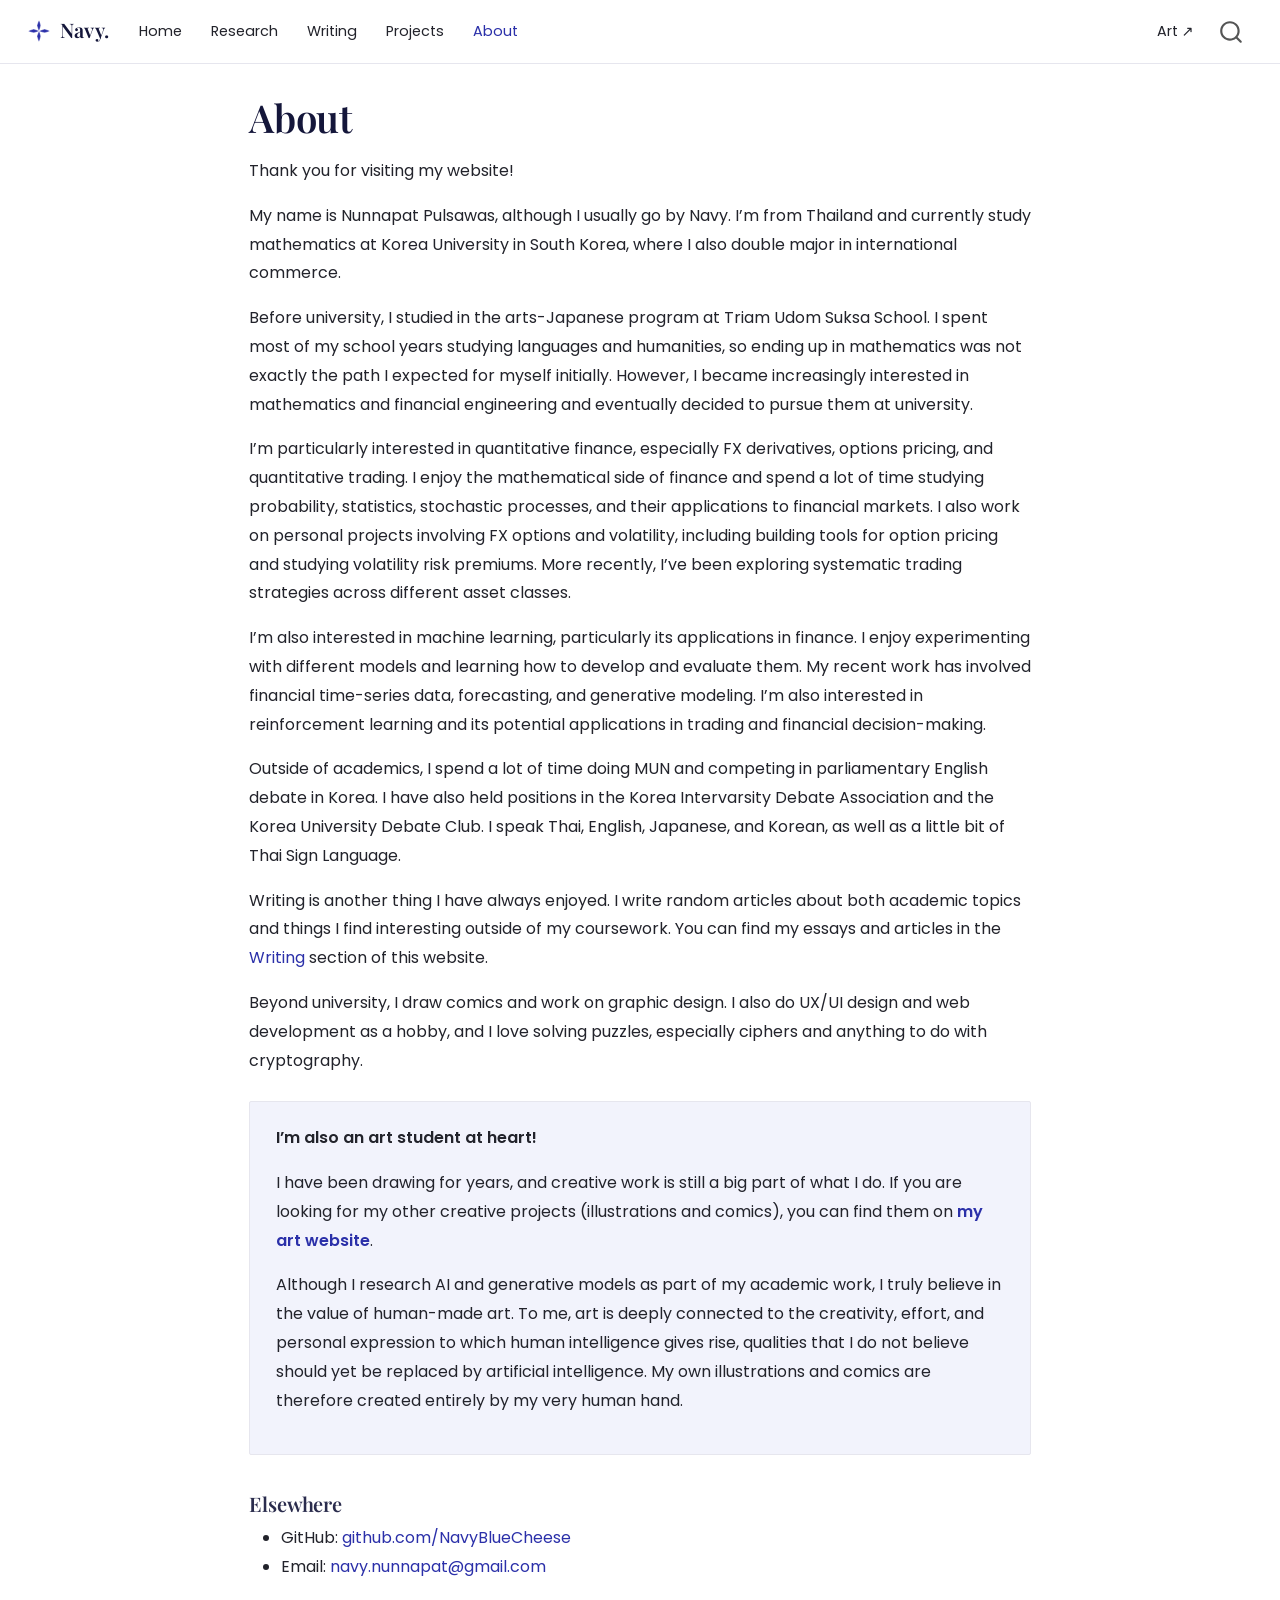
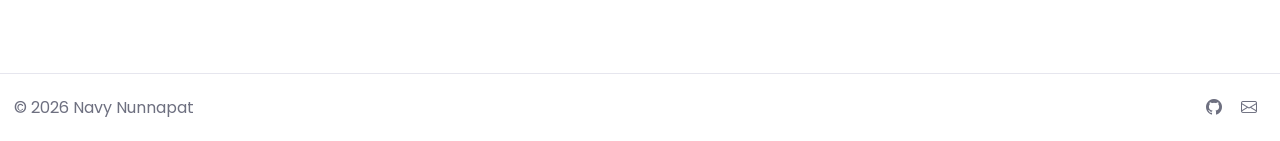
<file: docs/about.html>
<!DOCTYPE html>
<html xmlns="http://www.w3.org/1999/xhtml" lang="en" xml:lang="en"><head>

<meta charset="utf-8">
<meta name="generator" content="quarto-1.11.9">

<meta name="viewport" content="width=device-width, initial-scale=1.0, user-scalable=yes">


<title>About – Navy.</title>
<style>
/* Default styles provided by pandoc.
** See https://pandoc.org/MANUAL.html#variables-for-html for config info.
*/
span.smallcaps{font-variant: small-caps;}
div.columns{display: flex; gap: 1.5em;}
div.column{flex: auto;}
@media screen {
div.columns{gap: min(4vw, 1.5em);}
div.column{overflow-x: auto;}
}
div.hanging-indent{margin-left: 1.5em; text-indent: -1.5em;}
ul.task-list{list-style: none;}
ul.task-list li input[type="checkbox"] {
  width: 0.8em;
  margin: 0 0.8em 0.2em -1em; /* quarto-specific, see https://github.com/quarto-dev/quarto-cli/issues/4556 */ 
  vertical-align: middle;
}
</style>


<script src="site_libs/quarto-nav/quarto-nav.js"></script>
<script src="site_libs/clipboard/clipboard.min.js"></script>
<script src="site_libs/quarto-search/autocomplete.umd.js"></script>
<script src="site_libs/quarto-search/fuse.min.js"></script>
<script src="site_libs/quarto-search/quarto-search.js"></script>
<meta name="quarto:offset" content="./">
<link href="./favicon-32.png" rel="icon" type="image/png">
<script src="site_libs/quarto-html/quarto.js" type="module"></script>
<script src="site_libs/quarto-html/tabsets/tabsets.js" type="module"></script>
<script src="site_libs/quarto-html/scrollable-regions/scrollable-regions.js" type="module"></script>
<script src="site_libs/quarto-html/popper.min.js"></script>
<script src="site_libs/quarto-html/tippy.umd.min.js"></script>
<script src="site_libs/quarto-html/anchor.min.js"></script>
<link href="site_libs/quarto-html/tippy.css" rel="stylesheet">
<link href="site_libs/quarto-html/quarto-syntax-highlighting-63b5708e65d6cd79cd7618c58d0c21e7.css" rel="stylesheet" id="quarto-text-highlighting-styles">
<script src="site_libs/bootstrap/bootstrap.min.js"></script>
<link href="site_libs/bootstrap/bootstrap-icons.css" rel="stylesheet">
<link href="site_libs/bootstrap/bootstrap-e39182b0618e0a0363abaa62f7a72830.min.css" rel="stylesheet" append-hash="true" id="quarto-bootstrap" data-mode="light">
<script id="quarto-search-options" type="application/json">{
  "location": "navbar",
  "copy-button": false,
  "collapse-after": 3,
  "panel-placement": "end",
  "type": "overlay",
  "limit": 50,
  "keyboard-shortcut": [
    "f",
    "/",
    "s"
  ],
  "show-item-context": false,
  "language": {
    "search-no-results-text": "No results",
    "search-matching-documents-text": "matching documents",
    "search-copy-link-title": "Copy link to search",
    "search-hide-matches-text": "Hide additional matches",
    "search-more-match-text": "more match in this document",
    "search-more-matches-text": "more matches in this document",
    "search-clear-button-title": "Clear",
    "search-text-placeholder": "",
    "search-detached-cancel-button-title": "Cancel",
    "search-submit-button-title": "Submit",
    "search-label": "Search"
  }
}</script>
<link rel="apple-touch-icon" href="./apple-touch-icon.png">


<link rel="stylesheet" href="styles.css">
</head>

<body class="nav-fixed fullcontent quarto-light"><a id="quarto-skip-link" class="visually-hidden-focusable" href="#quarto-document-content">Skip to main content</a>

<div id="quarto-search-results"></div>
  <header id="quarto-header" class="headroom fixed-top">
    <nav class="navbar navbar-expand-lg " data-bs-theme="dark" aria-label="Site">
      <div class="navbar-container container-fluid">
      <div class="navbar-brand-container mx-auto">
    <a href="./index.html" class="navbar-brand navbar-brand-logo">
    <img src="./logo.png" alt="" class="navbar-logo light-content">
    <img src="./logo.png" alt="" class="navbar-logo dark-content">
    </a>
    <a class="navbar-brand" href="./index.html">
    <span class="navbar-title">Navy.</span>
    </a>
  </div>
          <button class="navbar-toggler" type="button" data-bs-toggle="collapse" data-bs-target="#navbarCollapse" aria-controls="navbarCollapse" aria-expanded="false" aria-label="Toggle navigation" onclick="if (window.quartoToggleHeadroom) { window.quartoToggleHeadroom(); }">
  <span class="navbar-toggler-icon"></span>
</button>
          <div class="collapse navbar-collapse" id="navbarCollapse">
            <ul class="navbar-nav navbar-nav-scroll me-auto">
  <li class="nav-item">
    <a class="nav-link" href="./index.html"> 
<span class="menu-text">Home</span></a>
  </li>  
  <li class="nav-item">
    <a class="nav-link" href="./research/index.html"> 
<span class="menu-text">Research</span></a>
  </li>  
  <li class="nav-item">
    <a class="nav-link" href="./writing/index.html"> 
<span class="menu-text">Writing</span></a>
  </li>  
  <li class="nav-item">
    <a class="nav-link" href="./projects/index.html"> 
<span class="menu-text">Projects</span></a>
  </li>  
  <li class="nav-item">
    <a class="nav-link active" href="./about.html" aria-current="page"> 
<span class="menu-text">About</span></a>
  </li>  
</ul>
            <ul class="navbar-nav navbar-nav-scroll ms-auto">
  <li class="nav-item">
    <a class="nav-link" href="https://navybluecheese.github.io/art/"> 
<span class="menu-text">Art ↗</span></a>
  </li>  
</ul>
          </div> <!-- /navcollapse -->
            <div class="quarto-navbar-tools">
</div>
            <div id="quarto-search" class="" title="Search"></div>
      </div> <!-- /container-fluid -->
    </nav>
</header>
<!-- content -->
<div id="quarto-content" class="quarto-container page-columns page-rows-contents page-layout-article page-navbar">
<!-- sidebar -->
<!-- margin-sidebar -->
    
<!-- main -->
<main class="content" id="quarto-document-content" tabindex="-1">

<header id="title-block-header" class="quarto-title-block default">
<div class="quarto-title">
<h1 class="title">About</h1>
</div>



<div class="quarto-title-meta">

    
  
    
  </div>
  


</header>


<p>Thank you for visiting my website!</p>
<p>My name is Nunnapat Pulsawas, although I usually go by Navy. I’m from Thailand and currently study mathematics at Korea University in South Korea, where I also double major in international commerce.</p>
<p>Before university, I studied in the arts-Japanese program at Triam Udom Suksa School. I spent most of my school years studying languages and humanities, so ending up in mathematics was not exactly the path I expected for myself initially. However, I became increasingly interested in mathematics and financial engineering and eventually decided to pursue them at university.</p>
<p>I’m particularly interested in quantitative finance, especially FX derivatives, options pricing, and quantitative trading. I enjoy the mathematical side of finance and spend a lot of time studying probability, statistics, stochastic processes, and their applications to financial markets. I also work on personal projects involving FX options and volatility, including building tools for option pricing and studying volatility risk premiums. More recently, I’ve been exploring systematic trading strategies across different asset classes.</p>
<p>I’m also interested in machine learning, particularly its applications in finance. I enjoy experimenting with different models and learning how to develop and evaluate them. My recent work has involved financial time-series data, forecasting, and generative modeling. I’m also interested in reinforcement learning and its potential applications in trading and financial decision-making.</p>
<p>Outside of academics, I spend a lot of time doing MUN and competing in parliamentary English debate in Korea. I have also held positions in the Korea Intervarsity Debate Association and the Korea University Debate Club. I speak Thai, English, Japanese, and Korean, as well as a little bit of Thai Sign Language.</p>
<p>Writing is another thing I have always enjoyed. I write random articles about both academic topics and things I find interesting outside of my coursework. You can find my essays and articles in the <a href="./writing/index.html">Writing</a> section of this website.</p>
<p>Beyond university, I draw comics and work on graphic design. I also do UX/UI design and web development as a hobby, and I love solving puzzles, especially ciphers and anything to do with cryptography.</p>
<div class="outbound-box">
<p><strong>I’m also an art student at heart!</strong></p>
<p>I have been drawing for years, and creative work is still a big part of what I do. If you are looking for my other creative projects (illustrations and comics), you can find them on <a href="https://navybluecheese.github.io/art/">my art website</a>.</p>
<p>Although I research AI and generative models as part of my academic work, I truly believe in the value of human-made art. To me, art is deeply connected to the creativity, effort, and personal expression to which human intelligence gives rise, qualities that I do not believe should yet be replaced by artificial intelligence. My own illustrations and comics are therefore created entirely by my very human hand.</p>
</div>
<section id="elsewhere" class="level3">
<h3 class="anchored" data-anchor-id="elsewhere">Elsewhere</h3>
<ul>
<li>GitHub: <a href="https://github.com/NavyBlueCheese">github.com/NavyBlueCheese</a></li>
<li>Email: <a href="mailto:navy.nunnapat@gmail.com">navy.nunnapat@gmail.com</a></li>
</ul>


</section>

</main> <!-- /main -->
<script id="quarto-html-after-body" type="application/javascript">
  window.document.addEventListener("DOMContentLoaded", function (event) {
    const icon = "";
    const anchorJS = new window.AnchorJS();
    anchorJS.options = {
      placement: 'right',
      icon: icon
    };
    anchorJS.add('.anchored');
    const isCodeAnnotation = (el) => {
      for (const clz of el.classList) {
        if (clz.startsWith('code-annotation-')) {                     
          return true;
        }
      }
      return false;
    }
    const onCopySuccess = function(e) {
      // button target
      const button = e.trigger;
      // don't keep focus
      button.blur();
      // flash "checked"
      button.classList.add('code-copy-button-checked');
      var currentTitle = button.getAttribute("title");
      button.setAttribute("title", "Copied!");
      let tooltip;
      if (window.bootstrap) {
        button.setAttribute("data-bs-toggle", "tooltip");
        button.setAttribute("data-bs-placement", "left");
        button.setAttribute("data-bs-title", "Copied!");
        tooltip = new bootstrap.Tooltip(button, 
          { trigger: "manual", 
            customClass: "code-copy-button-tooltip",
            offset: [0, -8]});
        tooltip.show();    
      }
      setTimeout(function() {
        if (tooltip) {
          tooltip.hide();
          button.removeAttribute("data-bs-title");
          button.removeAttribute("data-bs-toggle");
          button.removeAttribute("data-bs-placement");
        }
        button.setAttribute("title", currentTitle);
        button.classList.remove('code-copy-button-checked');
      }, 1000);
      // clear code selection
      e.clearSelection();
    }
    const getTextToCopy = function(trigger) {
      const outerScaffold = trigger.parentElement.cloneNode(true);
      const codeEl = outerScaffold.querySelector('code');
      for (const childEl of codeEl.children) {
        if (isCodeAnnotation(childEl)) {
          childEl.remove();
        }
      }
      return codeEl.innerText;
    }
    const clipboard = new window.ClipboardJS('.code-copy-button:not([data-in-quarto-modal])', {
      text: getTextToCopy
    });
    clipboard.on('success', onCopySuccess);
    if (window.document.getElementById('quarto-embedded-source-code-modal')) {
      const clipboardModal = new window.ClipboardJS('.code-copy-button[data-in-quarto-modal]', {
        text: getTextToCopy,
        container: window.document.getElementById('quarto-embedded-source-code-modal')
      });
      clipboardModal.on('success', onCopySuccess);
    }
      var localhostRegex = new RegExp(/^(?:http|https):\/\/localhost\:?[0-9]*\//);
      var mailtoRegex = new RegExp(/^mailto:/);
        var filterRegex = new RegExp("https:\/\/navybluecheese\.github\.io");
      var isInternal = (href) => {
          return filterRegex.test(href) || localhostRegex.test(href) || mailtoRegex.test(href);
      }
      // Inspect non-navigation links and adorn them if external
      window.quartoDecorateExternalLinks = function (root) {
     var links = (root || window.document).querySelectorAll('a[href]:not(.nav-link):not(.navbar-brand):not(.toc-action):not(.sidebar-link):not(.sidebar-item-toggle):not(.pagination-link):not(.no-external):not([aria-hidden]):not(.dropdown-item):not(.quarto-navigation-tool):not(.about-link)');
      for (var i=0; i<links.length; i++) {
        const link = links[i];
        if (!isInternal(link.href)) {
          // undo the damage that might have been done by quarto-nav.js in the case of
          // links that we want to consider external
          if (link.dataset.originalHref !== undefined) {
            link.href = link.dataset.originalHref;
          }
          if (!link.classList.contains('no-external-icon')) {
          }
        }
      }
      };
      window.quartoDecorateExternalLinks(window.document);
    // Esc closes the popup (WCAG 1.4.13) and focus leaving both trigger and
    // popup closes it (WCAG 2.4.11); tippy handles neither for interactive popups.
    const hideOnEscAndFocusOut = {
      name: 'hideOnEscAndFocusOut',
      defaultValue: true,
      fn(instance) {
        const dismiss = () => {
          // A show scheduled by the trigger delay would otherwise reopen it
          instance.clearDelayTimeouts();
          instance.hide();
        };
        const onKeyDown = (event) => {
          if (event.key !== 'Escape') {
            return;
          }
          // Keep Esc from also reaching page handlers (e.g. reveal.js overview),
          // except an open reveal.js slide menu, which Esc should close too.
          // The menu handles keys only when its keyboard option is on.
          const menuHandlesEsc = window.Reveal?.getPlugin?.('menu')?.isOpen() &&
            window.Reveal.getConfig().menu?.keyboard !== false;
          if (!menuHandlesEsc) {
            event.stopPropagation();
          }
          if (instance.popper.contains(window.document.activeElement)) {
            // Disabled while refocusing so the focus trigger does not reopen it
            instance.disable();
            instance.reference.focus();
            instance.enable();
          }
          dismiss();
        };
        const onFocusOut = (event) => {
          const target = event.relatedTarget;
          if (target && !instance.reference.contains(target) &&
              !instance.popper.contains(target)) {
            dismiss();
          }
        };
        // On the trigger too: a click trigger (code-annotations: select) has no
        // blur handling. Attached for the instance's lifetime so leaving the
        // trigger also cancels a show still pending on the trigger delay.
        instance.reference.addEventListener('focusout', onFocusOut);
        return {
          onShow() {
            window.document.addEventListener('keydown', onKeyDown, true);
            instance.popper.addEventListener('focusout', onFocusOut);
          },
          onHide() {
            window.document.removeEventListener('keydown', onKeyDown, true);
            instance.popper.removeEventListener('focusout', onFocusOut);
          },
          onDestroy() {
            instance.reference.removeEventListener('focusout', onFocusOut);
          },
        };
      },
    };
    function tippyHover(el, contentFn, onTriggerFn, onUntriggerFn) {
      const config = {
        allowHTML: true,
        maxWidth: 500,
        delay: 100,
        arrow: false,
        appendTo: function(el) {
            return el.parentElement;
        },
        interactive: true,
        interactiveBorder: 10,
        theme: 'quarto',
        placement: 'bottom-start',
        plugins: [hideOnEscAndFocusOut],
      };
      if (contentFn) {
        config.content = contentFn;
      }
      if (onTriggerFn) {
        config.onTrigger = onTriggerFn;
      }
      if (onUntriggerFn) {
        config.onUntrigger = onUntriggerFn;
      }
      window.tippy(el, config); 
    }
    const noterefs = window.document.querySelectorAll('a[role="doc-noteref"]');
    for (var i=0; i<noterefs.length; i++) {
      const ref = noterefs[i];
      tippyHover(ref, function() {
        // use id or data attribute instead here
        let href = ref.getAttribute('data-footnote-href') || ref.getAttribute('href');
        try { href = new URL(href).hash; } catch {}
        const id = href.replace(/^#\/?/, "");
        const note = window.document.getElementById(id);
        if (note) {
          return note.innerHTML;
        } else {
          return "";
        }
      });
    }
    const xrefs = window.document.querySelectorAll('a.quarto-xref');
    const processXRef = (id, note) => {
      // Strip column container classes
      const stripColumnClz = (el) => {
        el.classList.remove("page-full", "page-columns");
        if (el.children) {
          for (const child of el.children) {
            stripColumnClz(child);
          }
        }
      }
      stripColumnClz(note)
      if (id === null || id.startsWith('sec-')) {
        // Special case sections, only their first couple elements
        const container = document.createElement("div");
        if (note.children && note.children.length > 2) {
          container.appendChild(note.children[0].cloneNode(true));
          for (let i = 1; i < note.children.length; i++) {
            const child = note.children[i];
            if (child.tagName === "P" && child.innerText === "") {
              continue;
            } else {
              container.appendChild(child.cloneNode(true));
              break;
            }
          }
          if (window.Quarto?.typesetMath) {
            window.Quarto.typesetMath(container);
          }
          return container.innerHTML
        } else {
          if (window.Quarto?.typesetMath) {
            window.Quarto.typesetMath(note);
          }
          return note.innerHTML;
        }
      } else {
        // Remove any anchor links if they are present
        const anchorLink = note.querySelector('a.anchorjs-link');
        if (anchorLink) {
          anchorLink.remove();
        }
        if (window.Quarto?.typesetMath) {
          window.Quarto.typesetMath(note);
        }
        if (note.classList.contains("callout")) {
          return note.outerHTML;
        } else {
          return note.innerHTML;
        }
      }
    }
    for (var i=0; i<xrefs.length; i++) {
      const xref = xrefs[i];
      tippyHover(xref, undefined, function(instance) {
        instance.disable();
        let url = xref.getAttribute('href');
        let hash = undefined; 
        if (url.startsWith('#')) {
          hash = url;
        } else {
          try { hash = new URL(url).hash; } catch {}
        }
        if (hash) {
          const id = hash.replace(/^#\/?/, "");
          const note = window.document.getElementById(id);
          if (note !== null) {
            try {
              const html = processXRef(id, note.cloneNode(true));
              instance.setContent(html);
            } finally {
              instance.enable();
              instance.show();
            }
          } else {
            // See if we can fetch this
            fetch(url.split('#')[0])
            .then(res => res.text())
            .then(html => {
              const parser = new DOMParser();
              const htmlDoc = parser.parseFromString(html, "text/html");
              const note = htmlDoc.getElementById(id);
              if (note !== null) {
                const html = processXRef(id, note);
                instance.setContent(html);
              } 
            }).finally(() => {
              instance.enable();
              instance.show();
            });
          }
        } else {
          // See if we can fetch a full url (with no hash to target)
          // This is a special case and we should probably do some content thinning / targeting
          fetch(url)
          .then(res => res.text())
          .then(html => {
            const parser = new DOMParser();
            const htmlDoc = parser.parseFromString(html, "text/html");
            const note = htmlDoc.querySelector('main.content');
            if (note !== null) {
              // This should only happen for chapter cross references
              // (since there is no id in the URL)
              // remove the first header
              if (note.children.length > 0 && note.children[0].tagName === "HEADER") {
                note.children[0].remove();
              }
              const html = processXRef(null, note);
              instance.setContent(html);
            } 
          }).finally(() => {
            instance.enable();
            instance.show();
          });
        }
      }, function(instance) {
      });
    }
        let selectedAnnoteEl;
        const selectorForAnnotation = ( cell, annotation) => {
          let cellAttr = 'data-code-cell="' + cell + '"';
          let lineAttr = 'data-code-annotation="' +  annotation + '"';
          const selector = 'span[' + cellAttr + '][' + lineAttr + ']';
          return selector;
        }
        const selectCodeLines = (annoteEl) => {
          const doc = window.document;
          const targetCell = annoteEl.getAttribute("data-target-cell");
          const targetAnnotation = annoteEl.getAttribute("data-target-annotation");
          const annoteSpan = window.document.querySelector(selectorForAnnotation(targetCell, targetAnnotation));
          const lines = annoteSpan.getAttribute("data-code-lines").split(",");
          const lineIds = lines.map((line) => {
            return targetCell + "-" + line;
          })
          // Each band is positioned against its own containing block, which is
          // not the offsetParent of the lines, so place it from client rects.
          const placeBand = (band, firstEl, lastEl, codeBlock) => {
            const container = band.offsetParent;
            if (container === null) {
              return;
            }
            const containerRect = container.getBoundingClientRect();
            // Reveal.js scales slides with a transform, so convert client
            // pixels back to the CSS pixels of the container.
            const scale = containerRect.height / container.offsetHeight || 1;
            const firstRect = firstEl.getBoundingClientRect();
            const lastRect = lastEl.getBoundingClientRect();
            const top = (firstRect.top - containerRect.top) / scale - container.clientTop + container.scrollTop;
            const height = (lastRect.bottom - firstRect.top) / scale;
            band.style.top = top - 2 + "px";
            band.style.height = height + 4 + "px";
            if (codeBlock) {
              // Without the copy button wrapper, the containing block is wider
              // than the code block, so span the code block explicitly.
              const blockRect = codeBlock.getBoundingClientRect();
              band.style.left = (blockRect.left - containerRect.left) / scale - container.clientLeft + container.scrollLeft + "px";
              band.style.width = blockRect.width / scale + "px";
            }
          };
          if (lineIds.length > 0) {
            const el = window.document.getElementById(lineIds[0]);
            const lastEl = window.document.getElementById(lineIds[lineIds.length - 1]);
            const parent = el.parentElement.parentElement;
            // cook up a div (if necessary) and position it
            let div = window.document.getElementById("code-annotation-line-highlight");
            if (div === null) {
              div = window.document.createElement("div");
              div.setAttribute("id", "code-annotation-line-highlight");
              div.style.position = 'absolute';
              parent.appendChild(div);
            }
            placeBand(div, el, lastEl, parent.closest("div.sourceCode") || parent);
            let gutterDiv = window.document.getElementById("code-annotation-line-highlight-gutter");
            if (gutterDiv === null) {
              gutterDiv = window.document.createElement("div");
              gutterDiv.setAttribute("id", "code-annotation-line-highlight-gutter");
              gutterDiv.style.position = 'absolute';
              const codeCell = window.document.getElementById(targetCell);
              const gutter = codeCell.querySelector('.code-annotation-gutter');
              gutter.appendChild(gutterDiv);
            }
            placeBand(gutterDiv, el, lastEl);
            selectedAnnoteEl = annoteEl;
          }
        };
        const unselectCodeLines = () => {
          const elementsIds = ["code-annotation-line-highlight", "code-annotation-line-highlight-gutter"];
          elementsIds.forEach((elId) => {
            const div = window.document.getElementById(elId);
            if (div) {
              div.remove();
            }
          });
          selectedAnnoteEl = undefined;
        };
          // Handle positioning of the toggle
      window.addEventListener(
        "resize",
        throttle(() => {
          elRect = undefined;
          if (selectedAnnoteEl) {
            selectCodeLines(selectedAnnoteEl);
          }
        }, 10)
      );
      function throttle(fn, ms) {
      let throttle = false;
      let timer;
        return (...args) => {
          if(!throttle) { // first call gets through
              fn.apply(this, args);
              throttle = true;
          } else { // all the others get throttled
              if(timer) clearTimeout(timer); // cancel #2
              timer = setTimeout(() => {
                fn.apply(this, args);
                timer = throttle = false;
              }, ms);
          }
        };
      }
        // Attach click handler to the DT
        const annoteDls = window.document.querySelectorAll('dt[data-target-cell]');
        for (const annoteDlNode of annoteDls) {
          annoteDlNode.addEventListener('click', (event) => {
            const clickedEl = event.target;
            if (clickedEl !== selectedAnnoteEl) {
              unselectCodeLines();
              const activeEl = window.document.querySelector('dt[data-target-cell].code-annotation-active');
              if (activeEl) {
                activeEl.classList.remove('code-annotation-active');
              }
              selectCodeLines(clickedEl);
              clickedEl.classList.add('code-annotation-active');
            } else {
              // Unselect the line
              unselectCodeLines();
              clickedEl.classList.remove('code-annotation-active');
            }
          });
        }
    const findCites = (el) => {
      const parentEl = el.parentElement;
      if (parentEl) {
        const cites = parentEl.dataset.cites;
        if (cites) {
          return {
            el,
            cites: cites.split(' ')
          };
        } else {
          return findCites(el.parentElement)
        }
      } else {
        return undefined;
      }
    };
    var bibliorefs = window.document.querySelectorAll('a[role="doc-biblioref"]');
    for (var i=0; i<bibliorefs.length; i++) {
      const ref = bibliorefs[i];
      const citeInfo = findCites(ref);
      if (citeInfo) {
        tippyHover(citeInfo.el, function() {
          var popup = window.document.createElement('div');
          citeInfo.cites.forEach(function(cite) {
            var citeDiv = window.document.createElement('div');
            citeDiv.classList.add('hanging-indent');
            citeDiv.classList.add('csl-entry');
            var biblioDiv = window.document.getElementById('ref-' + cite);
            if (biblioDiv) {
              citeDiv.innerHTML = biblioDiv.innerHTML;
            }
            popup.appendChild(citeDiv);
          });
          return popup.innerHTML;
        });
      }
    }
  });
  </script>
  <script type="application/javascript">
  window.quartoScrollableRegionsLabels = {"code":"Scrollable code","output":"Scrollable output"};
  </script>
</div> <!-- /content -->
<footer class="footer">
  <div class="nav-footer">
    <div class="nav-footer-left">
<p>© 2026 Navy Nunnapat</p>
</div>   
    <div class="nav-footer-center">
      &nbsp;
    </div>
    <div class="nav-footer-right">
      <ul class="footer-items list-unstyled">
    <li class="nav-item compact">
    <a class="nav-link" href="https://github.com/NavyBlueCheese">
      <i class="bi bi-github" role="img">
</i> 
    </a>
  </li>  
    <li class="nav-item compact">
    <a class="nav-link" href="mailto:navy.nunnapat@gmail.com">
      <i class="bi bi-envelope" role="img">
</i> 
    </a>
  </li>  
</ul>
    </div>
  </div>
</footer>




</body></html>
</file>
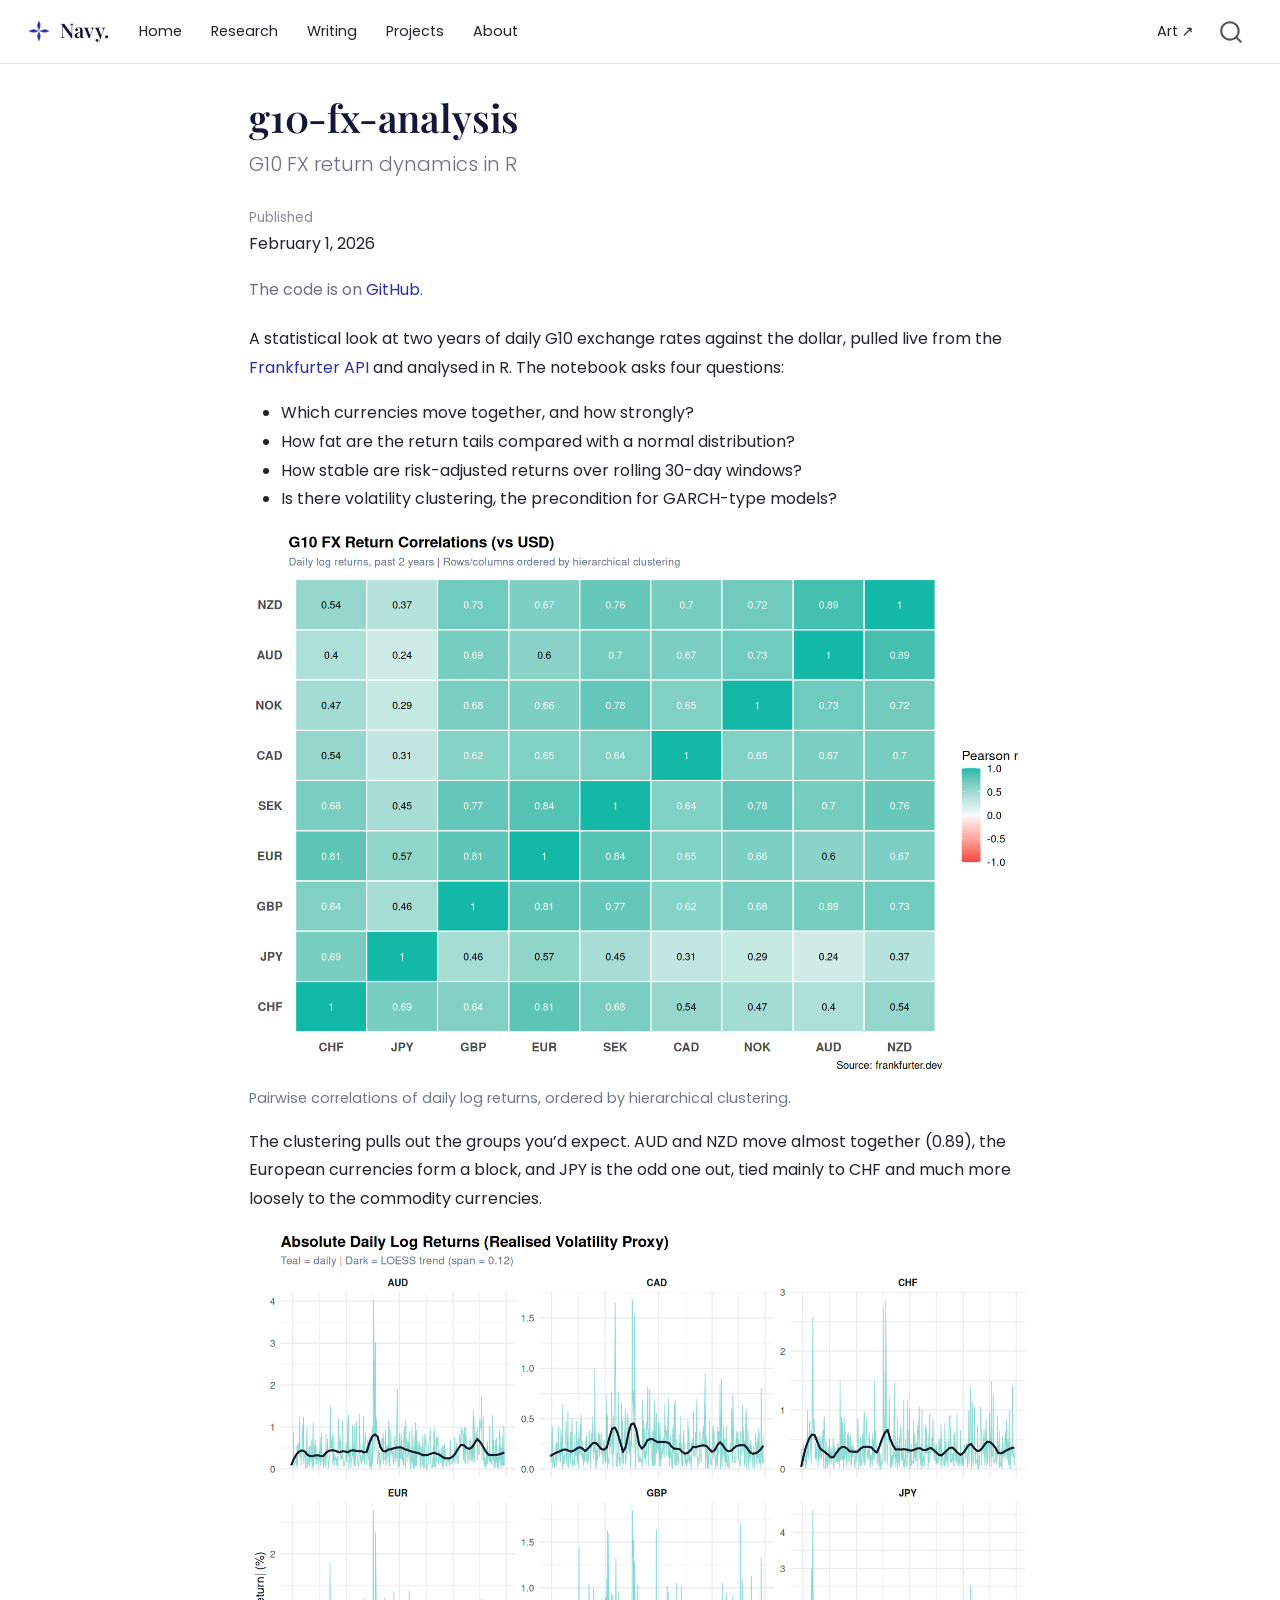
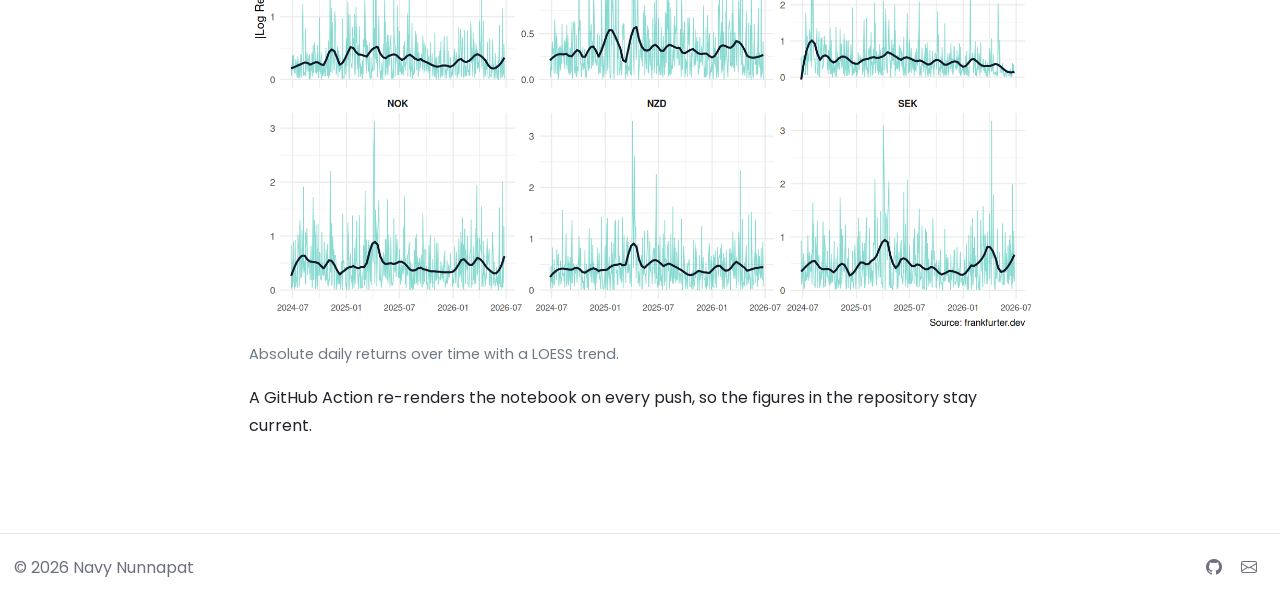
<file: docs/projects/g10-fx-analysis.html>
<!DOCTYPE html>
<html xmlns="http://www.w3.org/1999/xhtml" lang="en" xml:lang="en"><head>

<meta charset="utf-8">
<meta name="generator" content="quarto-1.11.9">

<meta name="viewport" content="width=device-width, initial-scale=1.0, user-scalable=yes">

<meta name="dcterms.date" content="2026-02-01">

<title>g10-fx-analysis – Navy.</title>
<style>
/* Default styles provided by pandoc.
** See https://pandoc.org/MANUAL.html#variables-for-html for config info.
*/
span.smallcaps{font-variant: small-caps;}
div.columns{display: flex; gap: 1.5em;}
div.column{flex: auto;}
@media screen {
div.columns{gap: min(4vw, 1.5em);}
div.column{overflow-x: auto;}
}
div.hanging-indent{margin-left: 1.5em; text-indent: -1.5em;}
ul.task-list{list-style: none;}
ul.task-list li input[type="checkbox"] {
  width: 0.8em;
  margin: 0 0.8em 0.2em -1em; /* quarto-specific, see https://github.com/quarto-dev/quarto-cli/issues/4556 */ 
  vertical-align: middle;
}
</style>


<script src="../site_libs/quarto-nav/quarto-nav.js"></script>
<script src="../site_libs/clipboard/clipboard.min.js"></script>
<script src="../site_libs/quarto-search/autocomplete.umd.js"></script>
<script src="../site_libs/quarto-search/fuse.min.js"></script>
<script src="../site_libs/quarto-search/quarto-search.js"></script>
<meta name="quarto:offset" content="../">
<link href="../favicon-32.png" rel="icon" type="image/png">
<script src="../site_libs/quarto-html/quarto.js" type="module"></script>
<script src="../site_libs/quarto-html/tabsets/tabsets.js" type="module"></script>
<script src="../site_libs/quarto-html/scrollable-regions/scrollable-regions.js" type="module"></script>
<script src="../site_libs/quarto-html/popper.min.js"></script>
<script src="../site_libs/quarto-html/tippy.umd.min.js"></script>
<script src="../site_libs/quarto-html/anchor.min.js"></script>
<link href="../site_libs/quarto-html/tippy.css" rel="stylesheet">
<link href="../site_libs/quarto-html/quarto-syntax-highlighting-63b5708e65d6cd79cd7618c58d0c21e7.css" rel="stylesheet" id="quarto-text-highlighting-styles">
<script src="../site_libs/bootstrap/bootstrap.min.js"></script>
<link href="../site_libs/bootstrap/bootstrap-icons.css" rel="stylesheet">
<link href="../site_libs/bootstrap/bootstrap-e39182b0618e0a0363abaa62f7a72830.min.css" rel="stylesheet" append-hash="true" id="quarto-bootstrap" data-mode="light">
<script id="quarto-search-options" type="application/json">{
  "location": "navbar",
  "copy-button": false,
  "collapse-after": 3,
  "panel-placement": "end",
  "type": "overlay",
  "limit": 50,
  "keyboard-shortcut": [
    "f",
    "/",
    "s"
  ],
  "show-item-context": false,
  "language": {
    "search-no-results-text": "No results",
    "search-matching-documents-text": "matching documents",
    "search-copy-link-title": "Copy link to search",
    "search-hide-matches-text": "Hide additional matches",
    "search-more-match-text": "more match in this document",
    "search-more-matches-text": "more matches in this document",
    "search-clear-button-title": "Clear",
    "search-text-placeholder": "",
    "search-detached-cancel-button-title": "Cancel",
    "search-submit-button-title": "Submit",
    "search-label": "Search"
  }
}</script>
<link rel="apple-touch-icon" href="../apple-touch-icon.png">


<link rel="stylesheet" href="../styles.css">
</head>

<body class="nav-fixed fullcontent quarto-light"><a id="quarto-skip-link" class="visually-hidden-focusable" href="#quarto-document-content">Skip to main content</a>

<div id="quarto-search-results"></div>
  <header id="quarto-header" class="headroom fixed-top">
    <nav class="navbar navbar-expand-lg " data-bs-theme="dark" aria-label="Site">
      <div class="navbar-container container-fluid">
      <div class="navbar-brand-container mx-auto">
    <a href="../index.html" class="navbar-brand navbar-brand-logo">
    <img src="../logo.png" alt="" class="navbar-logo light-content">
    <img src="../logo.png" alt="" class="navbar-logo dark-content">
    </a>
    <a class="navbar-brand" href="../index.html">
    <span class="navbar-title">Navy.</span>
    </a>
  </div>
          <button class="navbar-toggler" type="button" data-bs-toggle="collapse" data-bs-target="#navbarCollapse" aria-controls="navbarCollapse" aria-expanded="false" aria-label="Toggle navigation" onclick="if (window.quartoToggleHeadroom) { window.quartoToggleHeadroom(); }">
  <span class="navbar-toggler-icon"></span>
</button>
          <div class="collapse navbar-collapse" id="navbarCollapse">
            <ul class="navbar-nav navbar-nav-scroll me-auto">
  <li class="nav-item">
    <a class="nav-link" href="../index.html"> 
<span class="menu-text">Home</span></a>
  </li>  
  <li class="nav-item">
    <a class="nav-link" href="../research/index.html"> 
<span class="menu-text">Research</span></a>
  </li>  
  <li class="nav-item">
    <a class="nav-link" href="../writing/index.html"> 
<span class="menu-text">Writing</span></a>
  </li>  
  <li class="nav-item">
    <a class="nav-link" href="../projects/index.html"> 
<span class="menu-text">Projects</span></a>
  </li>  
  <li class="nav-item">
    <a class="nav-link" href="../about.html"> 
<span class="menu-text">About</span></a>
  </li>  
</ul>
            <ul class="navbar-nav navbar-nav-scroll ms-auto">
  <li class="nav-item">
    <a class="nav-link" href="https://navybluecheese.github.io/art/"> 
<span class="menu-text">Art ↗</span></a>
  </li>  
</ul>
          </div> <!-- /navcollapse -->
            <div class="quarto-navbar-tools">
</div>
            <div id="quarto-search" class="" title="Search"></div>
      </div> <!-- /container-fluid -->
    </nav>
</header>
<!-- content -->
<div id="quarto-content" class="quarto-container page-columns page-rows-contents page-layout-article page-navbar">
<!-- sidebar -->
<!-- margin-sidebar -->
    
<!-- main -->
<main class="content" id="quarto-document-content" tabindex="-1">

<header id="title-block-header" class="quarto-title-block default">
<div class="quarto-title">
<h1 class="title">g10-fx-analysis</h1>
<p class="subtitle lead">G10 FX return dynamics in R</p>
</div>



<div class="quarto-title-meta">

    
    <div>
    <div class="quarto-title-meta-heading">Published</div>
    <div class="quarto-title-meta-contents">
      <p class="date">February 1, 2026</p>
    </div>
  </div>
  
    
  </div>
  


</header>


<div class="status">
<p>The code is on <a href="https://github.com/NavyBlueCheese/g10-fx-analysis">GitHub</a>.</p>
</div>
<p>A statistical look at two years of daily G10 exchange rates against the dollar, pulled live from the <a href="https://frankfurter.dev">Frankfurter API</a> and analysed in R. The notebook asks four questions:</p>
<ul>
<li>Which currencies move together, and how strongly?</li>
<li>How fat are the return tails compared with a normal distribution?</li>
<li>How stable are risk-adjusted returns over rolling 30-day windows?</li>
<li>Is there volatility clustering, the precondition for GARCH-type models?</li>
</ul>
<div class="quarto-figure quarto-figure-center">
<figure class="figure">
<p><img src="figures/g10-correlation.png" class="img-fluid figure-img" alt="Correlation heatmap of nine G10 currencies against USD. AUD and NZD correlate at 0.89; JPY has the weakest correlations with the commodity currencies."></p>
<figcaption>Pairwise correlations of daily log returns, ordered by hierarchical clustering.</figcaption>
</figure>
</div>
<p>The clustering pulls out the groups you’d expect. AUD and NZD move almost together (0.89), the European currencies form a block, and JPY is the odd one out, tied mainly to CHF and much more loosely to the commodity currencies.</p>
<div class="quarto-figure quarto-figure-center">
<figure class="figure">
<p><img src="figures/g10-vol-clustering.png" class="img-fluid figure-img" alt="Absolute daily returns for each currency over two years, showing calm and turbulent stretches grouped together."></p>
<figcaption>Absolute daily returns over time with a LOESS trend.</figcaption>
</figure>
</div>
<p>A GitHub Action re-renders the notebook on every push, so the figures in the repository stay current.</p>



</main> <!-- /main -->
<script id="quarto-html-after-body" type="application/javascript">
  window.document.addEventListener("DOMContentLoaded", function (event) {
    const icon = "";
    const anchorJS = new window.AnchorJS();
    anchorJS.options = {
      placement: 'right',
      icon: icon
    };
    anchorJS.add('.anchored');
    const isCodeAnnotation = (el) => {
      for (const clz of el.classList) {
        if (clz.startsWith('code-annotation-')) {                     
          return true;
        }
      }
      return false;
    }
    const onCopySuccess = function(e) {
      // button target
      const button = e.trigger;
      // don't keep focus
      button.blur();
      // flash "checked"
      button.classList.add('code-copy-button-checked');
      var currentTitle = button.getAttribute("title");
      button.setAttribute("title", "Copied!");
      let tooltip;
      if (window.bootstrap) {
        button.setAttribute("data-bs-toggle", "tooltip");
        button.setAttribute("data-bs-placement", "left");
        button.setAttribute("data-bs-title", "Copied!");
        tooltip = new bootstrap.Tooltip(button, 
          { trigger: "manual", 
            customClass: "code-copy-button-tooltip",
            offset: [0, -8]});
        tooltip.show();    
      }
      setTimeout(function() {
        if (tooltip) {
          tooltip.hide();
          button.removeAttribute("data-bs-title");
          button.removeAttribute("data-bs-toggle");
          button.removeAttribute("data-bs-placement");
        }
        button.setAttribute("title", currentTitle);
        button.classList.remove('code-copy-button-checked');
      }, 1000);
      // clear code selection
      e.clearSelection();
    }
    const getTextToCopy = function(trigger) {
      const outerScaffold = trigger.parentElement.cloneNode(true);
      const codeEl = outerScaffold.querySelector('code');
      for (const childEl of codeEl.children) {
        if (isCodeAnnotation(childEl)) {
          childEl.remove();
        }
      }
      return codeEl.innerText;
    }
    const clipboard = new window.ClipboardJS('.code-copy-button:not([data-in-quarto-modal])', {
      text: getTextToCopy
    });
    clipboard.on('success', onCopySuccess);
    if (window.document.getElementById('quarto-embedded-source-code-modal')) {
      const clipboardModal = new window.ClipboardJS('.code-copy-button[data-in-quarto-modal]', {
        text: getTextToCopy,
        container: window.document.getElementById('quarto-embedded-source-code-modal')
      });
      clipboardModal.on('success', onCopySuccess);
    }
      var localhostRegex = new RegExp(/^(?:http|https):\/\/localhost\:?[0-9]*\//);
      var mailtoRegex = new RegExp(/^mailto:/);
        var filterRegex = new RegExp("https:\/\/navybluecheese\.github\.io");
      var isInternal = (href) => {
          return filterRegex.test(href) || localhostRegex.test(href) || mailtoRegex.test(href);
      }
      // Inspect non-navigation links and adorn them if external
      window.quartoDecorateExternalLinks = function (root) {
     var links = (root || window.document).querySelectorAll('a[href]:not(.nav-link):not(.navbar-brand):not(.toc-action):not(.sidebar-link):not(.sidebar-item-toggle):not(.pagination-link):not(.no-external):not([aria-hidden]):not(.dropdown-item):not(.quarto-navigation-tool):not(.about-link)');
      for (var i=0; i<links.length; i++) {
        const link = links[i];
        if (!isInternal(link.href)) {
          // undo the damage that might have been done by quarto-nav.js in the case of
          // links that we want to consider external
          if (link.dataset.originalHref !== undefined) {
            link.href = link.dataset.originalHref;
          }
          if (!link.classList.contains('no-external-icon')) {
          }
        }
      }
      };
      window.quartoDecorateExternalLinks(window.document);
    // Esc closes the popup (WCAG 1.4.13) and focus leaving both trigger and
    // popup closes it (WCAG 2.4.11); tippy handles neither for interactive popups.
    const hideOnEscAndFocusOut = {
      name: 'hideOnEscAndFocusOut',
      defaultValue: true,
      fn(instance) {
        const dismiss = () => {
          // A show scheduled by the trigger delay would otherwise reopen it
          instance.clearDelayTimeouts();
          instance.hide();
        };
        const onKeyDown = (event) => {
          if (event.key !== 'Escape') {
            return;
          }
          // Keep Esc from also reaching page handlers (e.g. reveal.js overview),
          // except an open reveal.js slide menu, which Esc should close too.
          // The menu handles keys only when its keyboard option is on.
          const menuHandlesEsc = window.Reveal?.getPlugin?.('menu')?.isOpen() &&
            window.Reveal.getConfig().menu?.keyboard !== false;
          if (!menuHandlesEsc) {
            event.stopPropagation();
          }
          if (instance.popper.contains(window.document.activeElement)) {
            // Disabled while refocusing so the focus trigger does not reopen it
            instance.disable();
            instance.reference.focus();
            instance.enable();
          }
          dismiss();
        };
        const onFocusOut = (event) => {
          const target = event.relatedTarget;
          if (target && !instance.reference.contains(target) &&
              !instance.popper.contains(target)) {
            dismiss();
          }
        };
        // On the trigger too: a click trigger (code-annotations: select) has no
        // blur handling. Attached for the instance's lifetime so leaving the
        // trigger also cancels a show still pending on the trigger delay.
        instance.reference.addEventListener('focusout', onFocusOut);
        return {
          onShow() {
            window.document.addEventListener('keydown', onKeyDown, true);
            instance.popper.addEventListener('focusout', onFocusOut);
          },
          onHide() {
            window.document.removeEventListener('keydown', onKeyDown, true);
            instance.popper.removeEventListener('focusout', onFocusOut);
          },
          onDestroy() {
            instance.reference.removeEventListener('focusout', onFocusOut);
          },
        };
      },
    };
    function tippyHover(el, contentFn, onTriggerFn, onUntriggerFn) {
      const config = {
        allowHTML: true,
        maxWidth: 500,
        delay: 100,
        arrow: false,
        appendTo: function(el) {
            return el.parentElement;
        },
        interactive: true,
        interactiveBorder: 10,
        theme: 'quarto',
        placement: 'bottom-start',
        plugins: [hideOnEscAndFocusOut],
      };
      if (contentFn) {
        config.content = contentFn;
      }
      if (onTriggerFn) {
        config.onTrigger = onTriggerFn;
      }
      if (onUntriggerFn) {
        config.onUntrigger = onUntriggerFn;
      }
      window.tippy(el, config); 
    }
    const noterefs = window.document.querySelectorAll('a[role="doc-noteref"]');
    for (var i=0; i<noterefs.length; i++) {
      const ref = noterefs[i];
      tippyHover(ref, function() {
        // use id or data attribute instead here
        let href = ref.getAttribute('data-footnote-href') || ref.getAttribute('href');
        try { href = new URL(href).hash; } catch {}
        const id = href.replace(/^#\/?/, "");
        const note = window.document.getElementById(id);
        if (note) {
          return note.innerHTML;
        } else {
          return "";
        }
      });
    }
    const xrefs = window.document.querySelectorAll('a.quarto-xref');
    const processXRef = (id, note) => {
      // Strip column container classes
      const stripColumnClz = (el) => {
        el.classList.remove("page-full", "page-columns");
        if (el.children) {
          for (const child of el.children) {
            stripColumnClz(child);
          }
        }
      }
      stripColumnClz(note)
      if (id === null || id.startsWith('sec-')) {
        // Special case sections, only their first couple elements
        const container = document.createElement("div");
        if (note.children && note.children.length > 2) {
          container.appendChild(note.children[0].cloneNode(true));
          for (let i = 1; i < note.children.length; i++) {
            const child = note.children[i];
            if (child.tagName === "P" && child.innerText === "") {
              continue;
            } else {
              container.appendChild(child.cloneNode(true));
              break;
            }
          }
          if (window.Quarto?.typesetMath) {
            window.Quarto.typesetMath(container);
          }
          return container.innerHTML
        } else {
          if (window.Quarto?.typesetMath) {
            window.Quarto.typesetMath(note);
          }
          return note.innerHTML;
        }
      } else {
        // Remove any anchor links if they are present
        const anchorLink = note.querySelector('a.anchorjs-link');
        if (anchorLink) {
          anchorLink.remove();
        }
        if (window.Quarto?.typesetMath) {
          window.Quarto.typesetMath(note);
        }
        if (note.classList.contains("callout")) {
          return note.outerHTML;
        } else {
          return note.innerHTML;
        }
      }
    }
    for (var i=0; i<xrefs.length; i++) {
      const xref = xrefs[i];
      tippyHover(xref, undefined, function(instance) {
        instance.disable();
        let url = xref.getAttribute('href');
        let hash = undefined; 
        if (url.startsWith('#')) {
          hash = url;
        } else {
          try { hash = new URL(url).hash; } catch {}
        }
        if (hash) {
          const id = hash.replace(/^#\/?/, "");
          const note = window.document.getElementById(id);
          if (note !== null) {
            try {
              const html = processXRef(id, note.cloneNode(true));
              instance.setContent(html);
            } finally {
              instance.enable();
              instance.show();
            }
          } else {
            // See if we can fetch this
            fetch(url.split('#')[0])
            .then(res => res.text())
            .then(html => {
              const parser = new DOMParser();
              const htmlDoc = parser.parseFromString(html, "text/html");
              const note = htmlDoc.getElementById(id);
              if (note !== null) {
                const html = processXRef(id, note);
                instance.setContent(html);
              } 
            }).finally(() => {
              instance.enable();
              instance.show();
            });
          }
        } else {
          // See if we can fetch a full url (with no hash to target)
          // This is a special case and we should probably do some content thinning / targeting
          fetch(url)
          .then(res => res.text())
          .then(html => {
            const parser = new DOMParser();
            const htmlDoc = parser.parseFromString(html, "text/html");
            const note = htmlDoc.querySelector('main.content');
            if (note !== null) {
              // This should only happen for chapter cross references
              // (since there is no id in the URL)
              // remove the first header
              if (note.children.length > 0 && note.children[0].tagName === "HEADER") {
                note.children[0].remove();
              }
              const html = processXRef(null, note);
              instance.setContent(html);
            } 
          }).finally(() => {
            instance.enable();
            instance.show();
          });
        }
      }, function(instance) {
      });
    }
        let selectedAnnoteEl;
        const selectorForAnnotation = ( cell, annotation) => {
          let cellAttr = 'data-code-cell="' + cell + '"';
          let lineAttr = 'data-code-annotation="' +  annotation + '"';
          const selector = 'span[' + cellAttr + '][' + lineAttr + ']';
          return selector;
        }
        const selectCodeLines = (annoteEl) => {
          const doc = window.document;
          const targetCell = annoteEl.getAttribute("data-target-cell");
          const targetAnnotation = annoteEl.getAttribute("data-target-annotation");
          const annoteSpan = window.document.querySelector(selectorForAnnotation(targetCell, targetAnnotation));
          const lines = annoteSpan.getAttribute("data-code-lines").split(",");
          const lineIds = lines.map((line) => {
            return targetCell + "-" + line;
          })
          // Each band is positioned against its own containing block, which is
          // not the offsetParent of the lines, so place it from client rects.
          const placeBand = (band, firstEl, lastEl, codeBlock) => {
            const container = band.offsetParent;
            if (container === null) {
              return;
            }
            const containerRect = container.getBoundingClientRect();
            // Reveal.js scales slides with a transform, so convert client
            // pixels back to the CSS pixels of the container.
            const scale = containerRect.height / container.offsetHeight || 1;
            const firstRect = firstEl.getBoundingClientRect();
            const lastRect = lastEl.getBoundingClientRect();
            const top = (firstRect.top - containerRect.top) / scale - container.clientTop + container.scrollTop;
            const height = (lastRect.bottom - firstRect.top) / scale;
            band.style.top = top - 2 + "px";
            band.style.height = height + 4 + "px";
            if (codeBlock) {
              // Without the copy button wrapper, the containing block is wider
              // than the code block, so span the code block explicitly.
              const blockRect = codeBlock.getBoundingClientRect();
              band.style.left = (blockRect.left - containerRect.left) / scale - container.clientLeft + container.scrollLeft + "px";
              band.style.width = blockRect.width / scale + "px";
            }
          };
          if (lineIds.length > 0) {
            const el = window.document.getElementById(lineIds[0]);
            const lastEl = window.document.getElementById(lineIds[lineIds.length - 1]);
            const parent = el.parentElement.parentElement;
            // cook up a div (if necessary) and position it
            let div = window.document.getElementById("code-annotation-line-highlight");
            if (div === null) {
              div = window.document.createElement("div");
              div.setAttribute("id", "code-annotation-line-highlight");
              div.style.position = 'absolute';
              parent.appendChild(div);
            }
            placeBand(div, el, lastEl, parent.closest("div.sourceCode") || parent);
            let gutterDiv = window.document.getElementById("code-annotation-line-highlight-gutter");
            if (gutterDiv === null) {
              gutterDiv = window.document.createElement("div");
              gutterDiv.setAttribute("id", "code-annotation-line-highlight-gutter");
              gutterDiv.style.position = 'absolute';
              const codeCell = window.document.getElementById(targetCell);
              const gutter = codeCell.querySelector('.code-annotation-gutter');
              gutter.appendChild(gutterDiv);
            }
            placeBand(gutterDiv, el, lastEl);
            selectedAnnoteEl = annoteEl;
          }
        };
        const unselectCodeLines = () => {
          const elementsIds = ["code-annotation-line-highlight", "code-annotation-line-highlight-gutter"];
          elementsIds.forEach((elId) => {
            const div = window.document.getElementById(elId);
            if (div) {
              div.remove();
            }
          });
          selectedAnnoteEl = undefined;
        };
          // Handle positioning of the toggle
      window.addEventListener(
        "resize",
        throttle(() => {
          elRect = undefined;
          if (selectedAnnoteEl) {
            selectCodeLines(selectedAnnoteEl);
          }
        }, 10)
      );
      function throttle(fn, ms) {
      let throttle = false;
      let timer;
        return (...args) => {
          if(!throttle) { // first call gets through
              fn.apply(this, args);
              throttle = true;
          } else { // all the others get throttled
              if(timer) clearTimeout(timer); // cancel #2
              timer = setTimeout(() => {
                fn.apply(this, args);
                timer = throttle = false;
              }, ms);
          }
        };
      }
        // Attach click handler to the DT
        const annoteDls = window.document.querySelectorAll('dt[data-target-cell]');
        for (const annoteDlNode of annoteDls) {
          annoteDlNode.addEventListener('click', (event) => {
            const clickedEl = event.target;
            if (clickedEl !== selectedAnnoteEl) {
              unselectCodeLines();
              const activeEl = window.document.querySelector('dt[data-target-cell].code-annotation-active');
              if (activeEl) {
                activeEl.classList.remove('code-annotation-active');
              }
              selectCodeLines(clickedEl);
              clickedEl.classList.add('code-annotation-active');
            } else {
              // Unselect the line
              unselectCodeLines();
              clickedEl.classList.remove('code-annotation-active');
            }
          });
        }
    const findCites = (el) => {
      const parentEl = el.parentElement;
      if (parentEl) {
        const cites = parentEl.dataset.cites;
        if (cites) {
          return {
            el,
            cites: cites.split(' ')
          };
        } else {
          return findCites(el.parentElement)
        }
      } else {
        return undefined;
      }
    };
    var bibliorefs = window.document.querySelectorAll('a[role="doc-biblioref"]');
    for (var i=0; i<bibliorefs.length; i++) {
      const ref = bibliorefs[i];
      const citeInfo = findCites(ref);
      if (citeInfo) {
        tippyHover(citeInfo.el, function() {
          var popup = window.document.createElement('div');
          citeInfo.cites.forEach(function(cite) {
            var citeDiv = window.document.createElement('div');
            citeDiv.classList.add('hanging-indent');
            citeDiv.classList.add('csl-entry');
            var biblioDiv = window.document.getElementById('ref-' + cite);
            if (biblioDiv) {
              citeDiv.innerHTML = biblioDiv.innerHTML;
            }
            popup.appendChild(citeDiv);
          });
          return popup.innerHTML;
        });
      }
    }
  });
  </script>
  <script type="application/javascript">
  window.quartoScrollableRegionsLabels = {"code":"Scrollable code","output":"Scrollable output"};
  </script>
</div> <!-- /content -->
<footer class="footer">
  <div class="nav-footer">
    <div class="nav-footer-left">
<p>© 2026 Navy Nunnapat</p>
</div>   
    <div class="nav-footer-center">
      &nbsp;
    </div>
    <div class="nav-footer-right">
      <ul class="footer-items list-unstyled">
    <li class="nav-item compact">
    <a class="nav-link" href="https://github.com/NavyBlueCheese">
      <i class="bi bi-github" role="img">
</i> 
    </a>
  </li>  
    <li class="nav-item compact">
    <a class="nav-link" href="mailto:navy.nunnapat@gmail.com">
      <i class="bi bi-envelope" role="img">
</i> 
    </a>
  </li>  
</ul>
    </div>
  </div>
</footer>




</body></html>
</file>
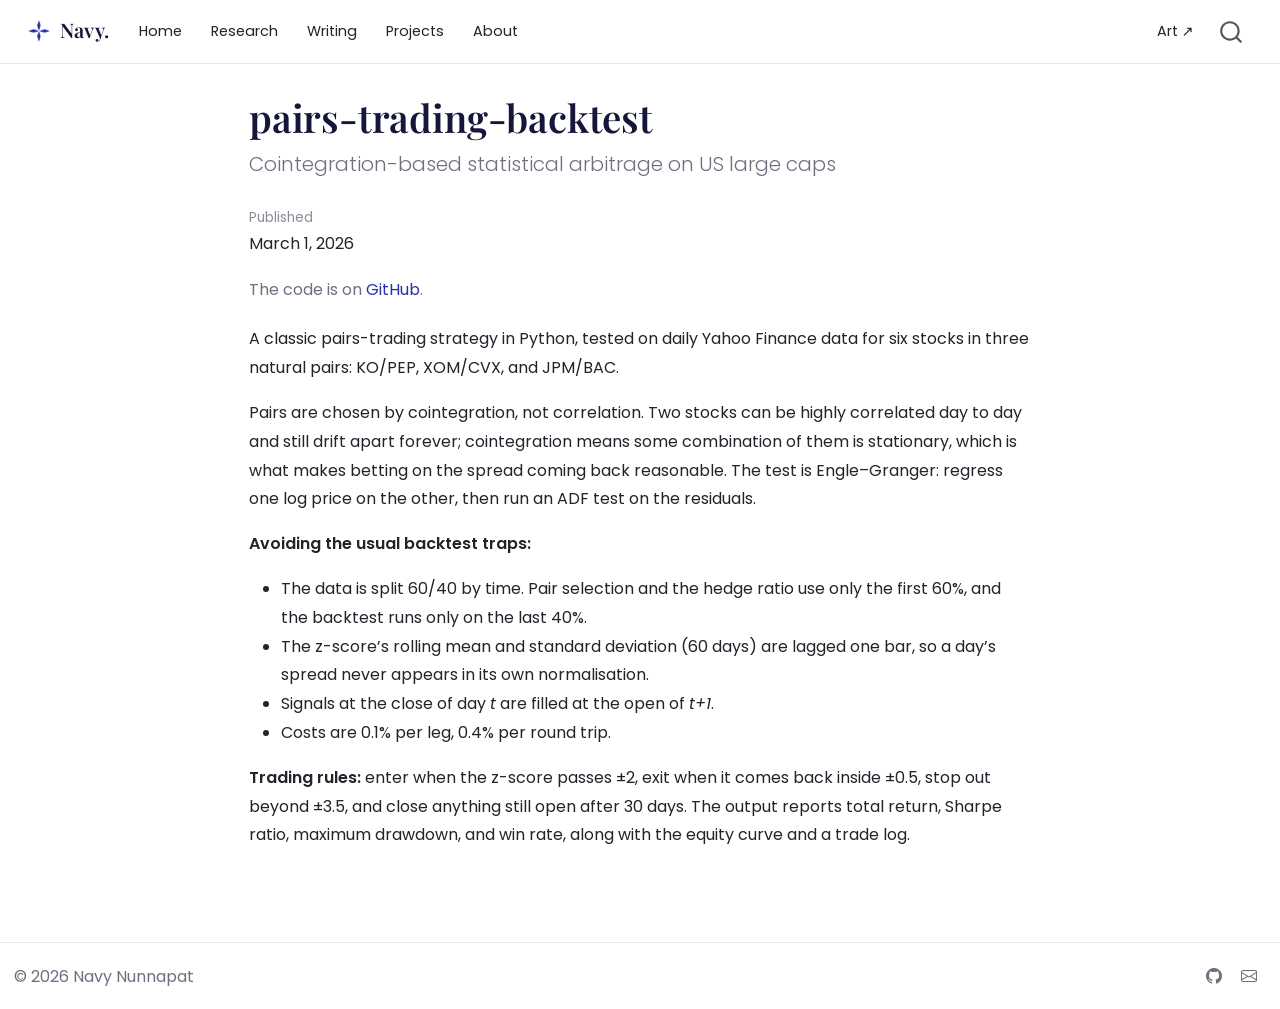
<file: docs/projects/pairs-trading-backtest.html>
<!DOCTYPE html>
<html xmlns="http://www.w3.org/1999/xhtml" lang="en" xml:lang="en"><head>

<meta charset="utf-8">
<meta name="generator" content="quarto-1.11.9">

<meta name="viewport" content="width=device-width, initial-scale=1.0, user-scalable=yes">

<meta name="dcterms.date" content="2026-03-01">

<title>pairs-trading-backtest – Navy.</title>
<style>
/* Default styles provided by pandoc.
** See https://pandoc.org/MANUAL.html#variables-for-html for config info.
*/
span.smallcaps{font-variant: small-caps;}
div.columns{display: flex; gap: 1.5em;}
div.column{flex: auto;}
@media screen {
div.columns{gap: min(4vw, 1.5em);}
div.column{overflow-x: auto;}
}
div.hanging-indent{margin-left: 1.5em; text-indent: -1.5em;}
ul.task-list{list-style: none;}
ul.task-list li input[type="checkbox"] {
  width: 0.8em;
  margin: 0 0.8em 0.2em -1em; /* quarto-specific, see https://github.com/quarto-dev/quarto-cli/issues/4556 */ 
  vertical-align: middle;
}
</style>


<script src="../site_libs/quarto-nav/quarto-nav.js"></script>
<script src="../site_libs/clipboard/clipboard.min.js"></script>
<script src="../site_libs/quarto-search/autocomplete.umd.js"></script>
<script src="../site_libs/quarto-search/fuse.min.js"></script>
<script src="../site_libs/quarto-search/quarto-search.js"></script>
<meta name="quarto:offset" content="../">
<link href="../favicon-32.png" rel="icon" type="image/png">
<script src="../site_libs/quarto-html/quarto.js" type="module"></script>
<script src="../site_libs/quarto-html/tabsets/tabsets.js" type="module"></script>
<script src="../site_libs/quarto-html/scrollable-regions/scrollable-regions.js" type="module"></script>
<script src="../site_libs/quarto-html/popper.min.js"></script>
<script src="../site_libs/quarto-html/tippy.umd.min.js"></script>
<script src="../site_libs/quarto-html/anchor.min.js"></script>
<link href="../site_libs/quarto-html/tippy.css" rel="stylesheet">
<link href="../site_libs/quarto-html/quarto-syntax-highlighting-63b5708e65d6cd79cd7618c58d0c21e7.css" rel="stylesheet" id="quarto-text-highlighting-styles">
<script src="../site_libs/bootstrap/bootstrap.min.js"></script>
<link href="../site_libs/bootstrap/bootstrap-icons.css" rel="stylesheet">
<link href="../site_libs/bootstrap/bootstrap-e39182b0618e0a0363abaa62f7a72830.min.css" rel="stylesheet" append-hash="true" id="quarto-bootstrap" data-mode="light">
<script id="quarto-search-options" type="application/json">{
  "location": "navbar",
  "copy-button": false,
  "collapse-after": 3,
  "panel-placement": "end",
  "type": "overlay",
  "limit": 50,
  "keyboard-shortcut": [
    "f",
    "/",
    "s"
  ],
  "show-item-context": false,
  "language": {
    "search-no-results-text": "No results",
    "search-matching-documents-text": "matching documents",
    "search-copy-link-title": "Copy link to search",
    "search-hide-matches-text": "Hide additional matches",
    "search-more-match-text": "more match in this document",
    "search-more-matches-text": "more matches in this document",
    "search-clear-button-title": "Clear",
    "search-text-placeholder": "",
    "search-detached-cancel-button-title": "Cancel",
    "search-submit-button-title": "Submit",
    "search-label": "Search"
  }
}</script>
<link rel="apple-touch-icon" href="../apple-touch-icon.png">


<link rel="stylesheet" href="../styles.css">
</head>

<body class="nav-fixed fullcontent quarto-light"><a id="quarto-skip-link" class="visually-hidden-focusable" href="#quarto-document-content">Skip to main content</a>

<div id="quarto-search-results"></div>
  <header id="quarto-header" class="headroom fixed-top">
    <nav class="navbar navbar-expand-lg " data-bs-theme="dark" aria-label="Site">
      <div class="navbar-container container-fluid">
      <div class="navbar-brand-container mx-auto">
    <a href="../index.html" class="navbar-brand navbar-brand-logo">
    <img src="../logo.png" alt="" class="navbar-logo light-content">
    <img src="../logo.png" alt="" class="navbar-logo dark-content">
    </a>
    <a class="navbar-brand" href="../index.html">
    <span class="navbar-title">Navy.</span>
    </a>
  </div>
          <button class="navbar-toggler" type="button" data-bs-toggle="collapse" data-bs-target="#navbarCollapse" aria-controls="navbarCollapse" aria-expanded="false" aria-label="Toggle navigation" onclick="if (window.quartoToggleHeadroom) { window.quartoToggleHeadroom(); }">
  <span class="navbar-toggler-icon"></span>
</button>
          <div class="collapse navbar-collapse" id="navbarCollapse">
            <ul class="navbar-nav navbar-nav-scroll me-auto">
  <li class="nav-item">
    <a class="nav-link" href="../index.html"> 
<span class="menu-text">Home</span></a>
  </li>  
  <li class="nav-item">
    <a class="nav-link" href="../research/index.html"> 
<span class="menu-text">Research</span></a>
  </li>  
  <li class="nav-item">
    <a class="nav-link" href="../writing/index.html"> 
<span class="menu-text">Writing</span></a>
  </li>  
  <li class="nav-item">
    <a class="nav-link" href="../projects/index.html"> 
<span class="menu-text">Projects</span></a>
  </li>  
  <li class="nav-item">
    <a class="nav-link" href="../about.html"> 
<span class="menu-text">About</span></a>
  </li>  
</ul>
            <ul class="navbar-nav navbar-nav-scroll ms-auto">
  <li class="nav-item">
    <a class="nav-link" href="https://navybluecheese.github.io/art/"> 
<span class="menu-text">Art ↗</span></a>
  </li>  
</ul>
          </div> <!-- /navcollapse -->
            <div class="quarto-navbar-tools">
</div>
            <div id="quarto-search" class="" title="Search"></div>
      </div> <!-- /container-fluid -->
    </nav>
</header>
<!-- content -->
<div id="quarto-content" class="quarto-container page-columns page-rows-contents page-layout-article page-navbar">
<!-- sidebar -->
<!-- margin-sidebar -->
    
<!-- main -->
<main class="content" id="quarto-document-content" tabindex="-1">

<header id="title-block-header" class="quarto-title-block default">
<div class="quarto-title">
<h1 class="title">pairs-trading-backtest</h1>
<p class="subtitle lead">Cointegration-based statistical arbitrage on US large caps</p>
</div>



<div class="quarto-title-meta">

    
    <div>
    <div class="quarto-title-meta-heading">Published</div>
    <div class="quarto-title-meta-contents">
      <p class="date">March 1, 2026</p>
    </div>
  </div>
  
    
  </div>
  


</header>


<div class="status">
<p>The code is on <a href="https://github.com/NavyBlueCheese/pairs-trading-backtest">GitHub</a>.</p>
</div>
<p>A classic pairs-trading strategy in Python, tested on daily Yahoo Finance data for six stocks in three natural pairs: KO/PEP, XOM/CVX, and JPM/BAC.</p>
<p>Pairs are chosen by cointegration, not correlation. Two stocks can be highly correlated day to day and still drift apart forever; cointegration means some combination of them is stationary, which is what makes betting on the spread coming back reasonable. The test is Engle–Granger: regress one log price on the other, then run an ADF test on the residuals.</p>
<p><strong>Avoiding the usual backtest traps:</strong></p>
<ul>
<li>The data is split 60/40 by time. Pair selection and the hedge ratio use only the first 60%, and the backtest runs only on the last 40%.</li>
<li>The z-score’s rolling mean and standard deviation (60 days) are lagged one bar, so a day’s spread never appears in its own normalisation.</li>
<li>Signals at the close of day <em>t</em> are filled at the open of <em>t+1</em>.</li>
<li>Costs are 0.1% per leg, 0.4% per round trip.</li>
</ul>
<p><strong>Trading rules:</strong> enter when the z-score passes ±2, exit when it comes back inside ±0.5, stop out beyond ±3.5, and close anything still open after 30 days. The output reports total return, Sharpe ratio, maximum drawdown, and win rate, along with the equity curve and a trade log.</p>



</main> <!-- /main -->
<script id="quarto-html-after-body" type="application/javascript">
  window.document.addEventListener("DOMContentLoaded", function (event) {
    const icon = "";
    const anchorJS = new window.AnchorJS();
    anchorJS.options = {
      placement: 'right',
      icon: icon
    };
    anchorJS.add('.anchored');
    const isCodeAnnotation = (el) => {
      for (const clz of el.classList) {
        if (clz.startsWith('code-annotation-')) {                     
          return true;
        }
      }
      return false;
    }
    const onCopySuccess = function(e) {
      // button target
      const button = e.trigger;
      // don't keep focus
      button.blur();
      // flash "checked"
      button.classList.add('code-copy-button-checked');
      var currentTitle = button.getAttribute("title");
      button.setAttribute("title", "Copied!");
      let tooltip;
      if (window.bootstrap) {
        button.setAttribute("data-bs-toggle", "tooltip");
        button.setAttribute("data-bs-placement", "left");
        button.setAttribute("data-bs-title", "Copied!");
        tooltip = new bootstrap.Tooltip(button, 
          { trigger: "manual", 
            customClass: "code-copy-button-tooltip",
            offset: [0, -8]});
        tooltip.show();    
      }
      setTimeout(function() {
        if (tooltip) {
          tooltip.hide();
          button.removeAttribute("data-bs-title");
          button.removeAttribute("data-bs-toggle");
          button.removeAttribute("data-bs-placement");
        }
        button.setAttribute("title", currentTitle);
        button.classList.remove('code-copy-button-checked');
      }, 1000);
      // clear code selection
      e.clearSelection();
    }
    const getTextToCopy = function(trigger) {
      const outerScaffold = trigger.parentElement.cloneNode(true);
      const codeEl = outerScaffold.querySelector('code');
      for (const childEl of codeEl.children) {
        if (isCodeAnnotation(childEl)) {
          childEl.remove();
        }
      }
      return codeEl.innerText;
    }
    const clipboard = new window.ClipboardJS('.code-copy-button:not([data-in-quarto-modal])', {
      text: getTextToCopy
    });
    clipboard.on('success', onCopySuccess);
    if (window.document.getElementById('quarto-embedded-source-code-modal')) {
      const clipboardModal = new window.ClipboardJS('.code-copy-button[data-in-quarto-modal]', {
        text: getTextToCopy,
        container: window.document.getElementById('quarto-embedded-source-code-modal')
      });
      clipboardModal.on('success', onCopySuccess);
    }
      var localhostRegex = new RegExp(/^(?:http|https):\/\/localhost\:?[0-9]*\//);
      var mailtoRegex = new RegExp(/^mailto:/);
        var filterRegex = new RegExp("https:\/\/navybluecheese\.github\.io");
      var isInternal = (href) => {
          return filterRegex.test(href) || localhostRegex.test(href) || mailtoRegex.test(href);
      }
      // Inspect non-navigation links and adorn them if external
      window.quartoDecorateExternalLinks = function (root) {
     var links = (root || window.document).querySelectorAll('a[href]:not(.nav-link):not(.navbar-brand):not(.toc-action):not(.sidebar-link):not(.sidebar-item-toggle):not(.pagination-link):not(.no-external):not([aria-hidden]):not(.dropdown-item):not(.quarto-navigation-tool):not(.about-link)');
      for (var i=0; i<links.length; i++) {
        const link = links[i];
        if (!isInternal(link.href)) {
          // undo the damage that might have been done by quarto-nav.js in the case of
          // links that we want to consider external
          if (link.dataset.originalHref !== undefined) {
            link.href = link.dataset.originalHref;
          }
          if (!link.classList.contains('no-external-icon')) {
          }
        }
      }
      };
      window.quartoDecorateExternalLinks(window.document);
    // Esc closes the popup (WCAG 1.4.13) and focus leaving both trigger and
    // popup closes it (WCAG 2.4.11); tippy handles neither for interactive popups.
    const hideOnEscAndFocusOut = {
      name: 'hideOnEscAndFocusOut',
      defaultValue: true,
      fn(instance) {
        const dismiss = () => {
          // A show scheduled by the trigger delay would otherwise reopen it
          instance.clearDelayTimeouts();
          instance.hide();
        };
        const onKeyDown = (event) => {
          if (event.key !== 'Escape') {
            return;
          }
          // Keep Esc from also reaching page handlers (e.g. reveal.js overview),
          // except an open reveal.js slide menu, which Esc should close too.
          // The menu handles keys only when its keyboard option is on.
          const menuHandlesEsc = window.Reveal?.getPlugin?.('menu')?.isOpen() &&
            window.Reveal.getConfig().menu?.keyboard !== false;
          if (!menuHandlesEsc) {
            event.stopPropagation();
          }
          if (instance.popper.contains(window.document.activeElement)) {
            // Disabled while refocusing so the focus trigger does not reopen it
            instance.disable();
            instance.reference.focus();
            instance.enable();
          }
          dismiss();
        };
        const onFocusOut = (event) => {
          const target = event.relatedTarget;
          if (target && !instance.reference.contains(target) &&
              !instance.popper.contains(target)) {
            dismiss();
          }
        };
        // On the trigger too: a click trigger (code-annotations: select) has no
        // blur handling. Attached for the instance's lifetime so leaving the
        // trigger also cancels a show still pending on the trigger delay.
        instance.reference.addEventListener('focusout', onFocusOut);
        return {
          onShow() {
            window.document.addEventListener('keydown', onKeyDown, true);
            instance.popper.addEventListener('focusout', onFocusOut);
          },
          onHide() {
            window.document.removeEventListener('keydown', onKeyDown, true);
            instance.popper.removeEventListener('focusout', onFocusOut);
          },
          onDestroy() {
            instance.reference.removeEventListener('focusout', onFocusOut);
          },
        };
      },
    };
    function tippyHover(el, contentFn, onTriggerFn, onUntriggerFn) {
      const config = {
        allowHTML: true,
        maxWidth: 500,
        delay: 100,
        arrow: false,
        appendTo: function(el) {
            return el.parentElement;
        },
        interactive: true,
        interactiveBorder: 10,
        theme: 'quarto',
        placement: 'bottom-start',
        plugins: [hideOnEscAndFocusOut],
      };
      if (contentFn) {
        config.content = contentFn;
      }
      if (onTriggerFn) {
        config.onTrigger = onTriggerFn;
      }
      if (onUntriggerFn) {
        config.onUntrigger = onUntriggerFn;
      }
      window.tippy(el, config); 
    }
    const noterefs = window.document.querySelectorAll('a[role="doc-noteref"]');
    for (var i=0; i<noterefs.length; i++) {
      const ref = noterefs[i];
      tippyHover(ref, function() {
        // use id or data attribute instead here
        let href = ref.getAttribute('data-footnote-href') || ref.getAttribute('href');
        try { href = new URL(href).hash; } catch {}
        const id = href.replace(/^#\/?/, "");
        const note = window.document.getElementById(id);
        if (note) {
          return note.innerHTML;
        } else {
          return "";
        }
      });
    }
    const xrefs = window.document.querySelectorAll('a.quarto-xref');
    const processXRef = (id, note) => {
      // Strip column container classes
      const stripColumnClz = (el) => {
        el.classList.remove("page-full", "page-columns");
        if (el.children) {
          for (const child of el.children) {
            stripColumnClz(child);
          }
        }
      }
      stripColumnClz(note)
      if (id === null || id.startsWith('sec-')) {
        // Special case sections, only their first couple elements
        const container = document.createElement("div");
        if (note.children && note.children.length > 2) {
          container.appendChild(note.children[0].cloneNode(true));
          for (let i = 1; i < note.children.length; i++) {
            const child = note.children[i];
            if (child.tagName === "P" && child.innerText === "") {
              continue;
            } else {
              container.appendChild(child.cloneNode(true));
              break;
            }
          }
          if (window.Quarto?.typesetMath) {
            window.Quarto.typesetMath(container);
          }
          return container.innerHTML
        } else {
          if (window.Quarto?.typesetMath) {
            window.Quarto.typesetMath(note);
          }
          return note.innerHTML;
        }
      } else {
        // Remove any anchor links if they are present
        const anchorLink = note.querySelector('a.anchorjs-link');
        if (anchorLink) {
          anchorLink.remove();
        }
        if (window.Quarto?.typesetMath) {
          window.Quarto.typesetMath(note);
        }
        if (note.classList.contains("callout")) {
          return note.outerHTML;
        } else {
          return note.innerHTML;
        }
      }
    }
    for (var i=0; i<xrefs.length; i++) {
      const xref = xrefs[i];
      tippyHover(xref, undefined, function(instance) {
        instance.disable();
        let url = xref.getAttribute('href');
        let hash = undefined; 
        if (url.startsWith('#')) {
          hash = url;
        } else {
          try { hash = new URL(url).hash; } catch {}
        }
        if (hash) {
          const id = hash.replace(/^#\/?/, "");
          const note = window.document.getElementById(id);
          if (note !== null) {
            try {
              const html = processXRef(id, note.cloneNode(true));
              instance.setContent(html);
            } finally {
              instance.enable();
              instance.show();
            }
          } else {
            // See if we can fetch this
            fetch(url.split('#')[0])
            .then(res => res.text())
            .then(html => {
              const parser = new DOMParser();
              const htmlDoc = parser.parseFromString(html, "text/html");
              const note = htmlDoc.getElementById(id);
              if (note !== null) {
                const html = processXRef(id, note);
                instance.setContent(html);
              } 
            }).finally(() => {
              instance.enable();
              instance.show();
            });
          }
        } else {
          // See if we can fetch a full url (with no hash to target)
          // This is a special case and we should probably do some content thinning / targeting
          fetch(url)
          .then(res => res.text())
          .then(html => {
            const parser = new DOMParser();
            const htmlDoc = parser.parseFromString(html, "text/html");
            const note = htmlDoc.querySelector('main.content');
            if (note !== null) {
              // This should only happen for chapter cross references
              // (since there is no id in the URL)
              // remove the first header
              if (note.children.length > 0 && note.children[0].tagName === "HEADER") {
                note.children[0].remove();
              }
              const html = processXRef(null, note);
              instance.setContent(html);
            } 
          }).finally(() => {
            instance.enable();
            instance.show();
          });
        }
      }, function(instance) {
      });
    }
        let selectedAnnoteEl;
        const selectorForAnnotation = ( cell, annotation) => {
          let cellAttr = 'data-code-cell="' + cell + '"';
          let lineAttr = 'data-code-annotation="' +  annotation + '"';
          const selector = 'span[' + cellAttr + '][' + lineAttr + ']';
          return selector;
        }
        const selectCodeLines = (annoteEl) => {
          const doc = window.document;
          const targetCell = annoteEl.getAttribute("data-target-cell");
          const targetAnnotation = annoteEl.getAttribute("data-target-annotation");
          const annoteSpan = window.document.querySelector(selectorForAnnotation(targetCell, targetAnnotation));
          const lines = annoteSpan.getAttribute("data-code-lines").split(",");
          const lineIds = lines.map((line) => {
            return targetCell + "-" + line;
          })
          // Each band is positioned against its own containing block, which is
          // not the offsetParent of the lines, so place it from client rects.
          const placeBand = (band, firstEl, lastEl, codeBlock) => {
            const container = band.offsetParent;
            if (container === null) {
              return;
            }
            const containerRect = container.getBoundingClientRect();
            // Reveal.js scales slides with a transform, so convert client
            // pixels back to the CSS pixels of the container.
            const scale = containerRect.height / container.offsetHeight || 1;
            const firstRect = firstEl.getBoundingClientRect();
            const lastRect = lastEl.getBoundingClientRect();
            const top = (firstRect.top - containerRect.top) / scale - container.clientTop + container.scrollTop;
            const height = (lastRect.bottom - firstRect.top) / scale;
            band.style.top = top - 2 + "px";
            band.style.height = height + 4 + "px";
            if (codeBlock) {
              // Without the copy button wrapper, the containing block is wider
              // than the code block, so span the code block explicitly.
              const blockRect = codeBlock.getBoundingClientRect();
              band.style.left = (blockRect.left - containerRect.left) / scale - container.clientLeft + container.scrollLeft + "px";
              band.style.width = blockRect.width / scale + "px";
            }
          };
          if (lineIds.length > 0) {
            const el = window.document.getElementById(lineIds[0]);
            const lastEl = window.document.getElementById(lineIds[lineIds.length - 1]);
            const parent = el.parentElement.parentElement;
            // cook up a div (if necessary) and position it
            let div = window.document.getElementById("code-annotation-line-highlight");
            if (div === null) {
              div = window.document.createElement("div");
              div.setAttribute("id", "code-annotation-line-highlight");
              div.style.position = 'absolute';
              parent.appendChild(div);
            }
            placeBand(div, el, lastEl, parent.closest("div.sourceCode") || parent);
            let gutterDiv = window.document.getElementById("code-annotation-line-highlight-gutter");
            if (gutterDiv === null) {
              gutterDiv = window.document.createElement("div");
              gutterDiv.setAttribute("id", "code-annotation-line-highlight-gutter");
              gutterDiv.style.position = 'absolute';
              const codeCell = window.document.getElementById(targetCell);
              const gutter = codeCell.querySelector('.code-annotation-gutter');
              gutter.appendChild(gutterDiv);
            }
            placeBand(gutterDiv, el, lastEl);
            selectedAnnoteEl = annoteEl;
          }
        };
        const unselectCodeLines = () => {
          const elementsIds = ["code-annotation-line-highlight", "code-annotation-line-highlight-gutter"];
          elementsIds.forEach((elId) => {
            const div = window.document.getElementById(elId);
            if (div) {
              div.remove();
            }
          });
          selectedAnnoteEl = undefined;
        };
          // Handle positioning of the toggle
      window.addEventListener(
        "resize",
        throttle(() => {
          elRect = undefined;
          if (selectedAnnoteEl) {
            selectCodeLines(selectedAnnoteEl);
          }
        }, 10)
      );
      function throttle(fn, ms) {
      let throttle = false;
      let timer;
        return (...args) => {
          if(!throttle) { // first call gets through
              fn.apply(this, args);
              throttle = true;
          } else { // all the others get throttled
              if(timer) clearTimeout(timer); // cancel #2
              timer = setTimeout(() => {
                fn.apply(this, args);
                timer = throttle = false;
              }, ms);
          }
        };
      }
        // Attach click handler to the DT
        const annoteDls = window.document.querySelectorAll('dt[data-target-cell]');
        for (const annoteDlNode of annoteDls) {
          annoteDlNode.addEventListener('click', (event) => {
            const clickedEl = event.target;
            if (clickedEl !== selectedAnnoteEl) {
              unselectCodeLines();
              const activeEl = window.document.querySelector('dt[data-target-cell].code-annotation-active');
              if (activeEl) {
                activeEl.classList.remove('code-annotation-active');
              }
              selectCodeLines(clickedEl);
              clickedEl.classList.add('code-annotation-active');
            } else {
              // Unselect the line
              unselectCodeLines();
              clickedEl.classList.remove('code-annotation-active');
            }
          });
        }
    const findCites = (el) => {
      const parentEl = el.parentElement;
      if (parentEl) {
        const cites = parentEl.dataset.cites;
        if (cites) {
          return {
            el,
            cites: cites.split(' ')
          };
        } else {
          return findCites(el.parentElement)
        }
      } else {
        return undefined;
      }
    };
    var bibliorefs = window.document.querySelectorAll('a[role="doc-biblioref"]');
    for (var i=0; i<bibliorefs.length; i++) {
      const ref = bibliorefs[i];
      const citeInfo = findCites(ref);
      if (citeInfo) {
        tippyHover(citeInfo.el, function() {
          var popup = window.document.createElement('div');
          citeInfo.cites.forEach(function(cite) {
            var citeDiv = window.document.createElement('div');
            citeDiv.classList.add('hanging-indent');
            citeDiv.classList.add('csl-entry');
            var biblioDiv = window.document.getElementById('ref-' + cite);
            if (biblioDiv) {
              citeDiv.innerHTML = biblioDiv.innerHTML;
            }
            popup.appendChild(citeDiv);
          });
          return popup.innerHTML;
        });
      }
    }
  });
  </script>
  <script type="application/javascript">
  window.quartoScrollableRegionsLabels = {"code":"Scrollable code","output":"Scrollable output"};
  </script>
</div> <!-- /content -->
<footer class="footer">
  <div class="nav-footer">
    <div class="nav-footer-left">
<p>© 2026 Navy Nunnapat</p>
</div>   
    <div class="nav-footer-center">
      &nbsp;
    </div>
    <div class="nav-footer-right">
      <ul class="footer-items list-unstyled">
    <li class="nav-item compact">
    <a class="nav-link" href="https://github.com/NavyBlueCheese">
      <i class="bi bi-github" role="img">
</i> 
    </a>
  </li>  
    <li class="nav-item compact">
    <a class="nav-link" href="mailto:navy.nunnapat@gmail.com">
      <i class="bi bi-envelope" role="img">
</i> 
    </a>
  </li>  
</ul>
    </div>
  </div>
</footer>




</body></html>
</file>
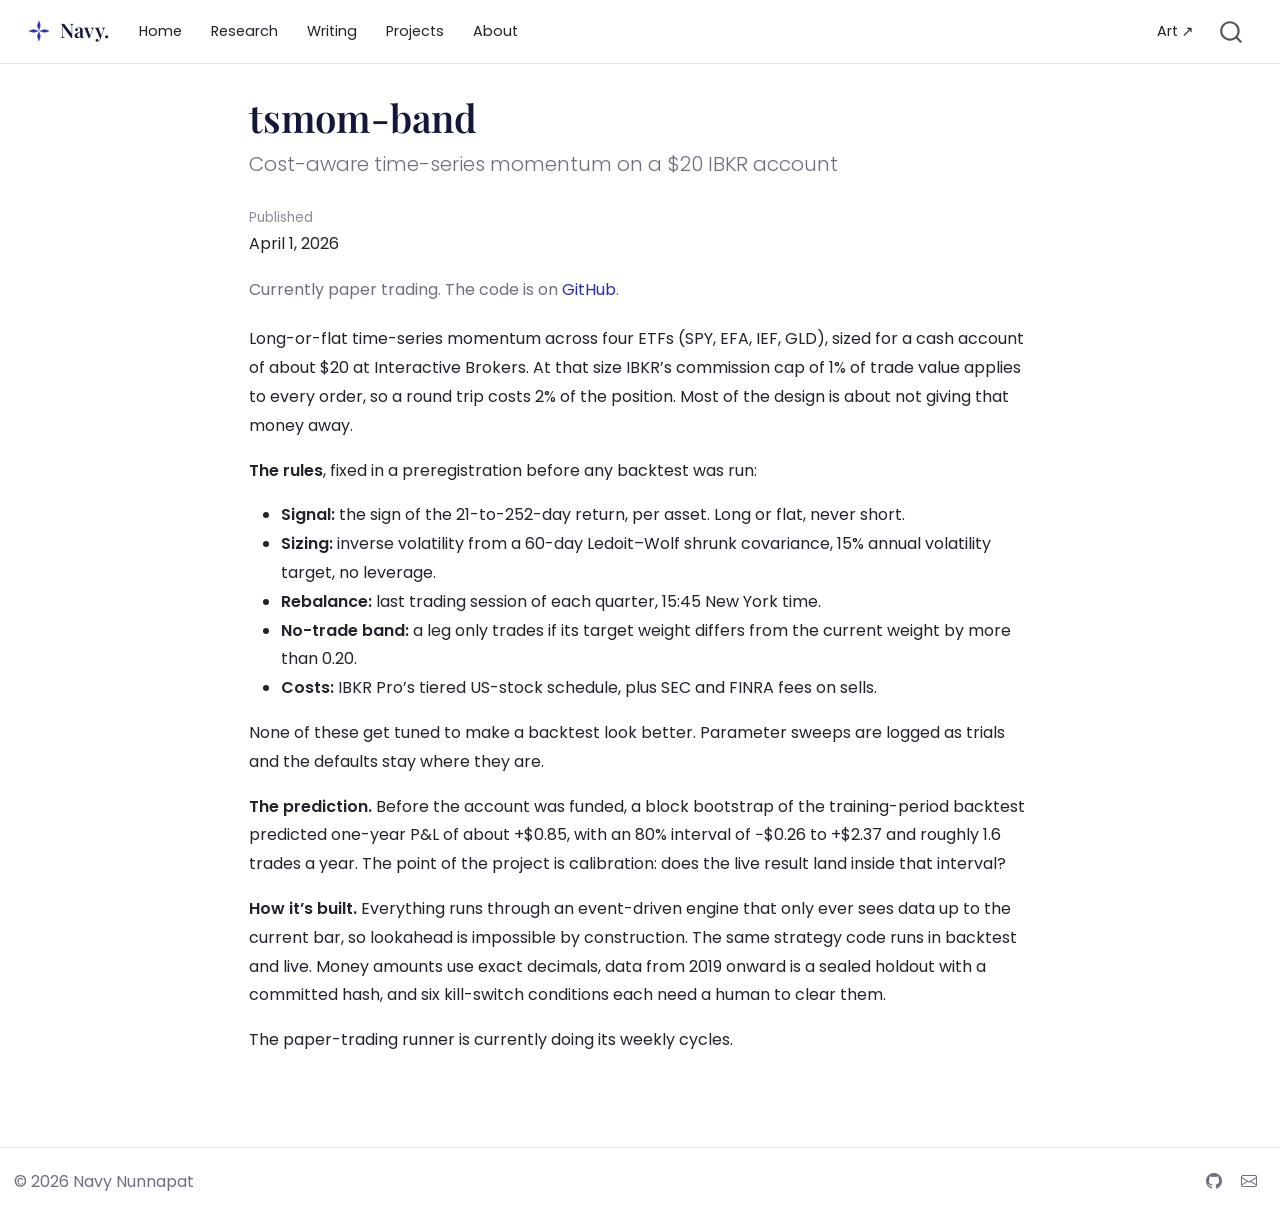
<file: docs/projects/tsmom-band.html>
<!DOCTYPE html>
<html xmlns="http://www.w3.org/1999/xhtml" lang="en" xml:lang="en"><head>

<meta charset="utf-8">
<meta name="generator" content="quarto-1.11.9">

<meta name="viewport" content="width=device-width, initial-scale=1.0, user-scalable=yes">

<meta name="dcterms.date" content="2026-04-01">

<title>tsmom-band – Navy.</title>
<style>
/* Default styles provided by pandoc.
** See https://pandoc.org/MANUAL.html#variables-for-html for config info.
*/
span.smallcaps{font-variant: small-caps;}
div.columns{display: flex; gap: 1.5em;}
div.column{flex: auto;}
@media screen {
div.columns{gap: min(4vw, 1.5em);}
div.column{overflow-x: auto;}
}
div.hanging-indent{margin-left: 1.5em; text-indent: -1.5em;}
ul.task-list{list-style: none;}
ul.task-list li input[type="checkbox"] {
  width: 0.8em;
  margin: 0 0.8em 0.2em -1em; /* quarto-specific, see https://github.com/quarto-dev/quarto-cli/issues/4556 */ 
  vertical-align: middle;
}
</style>


<script src="../site_libs/quarto-nav/quarto-nav.js"></script>
<script src="../site_libs/clipboard/clipboard.min.js"></script>
<script src="../site_libs/quarto-search/autocomplete.umd.js"></script>
<script src="../site_libs/quarto-search/fuse.min.js"></script>
<script src="../site_libs/quarto-search/quarto-search.js"></script>
<meta name="quarto:offset" content="../">
<link href="../favicon-32.png" rel="icon" type="image/png">
<script src="../site_libs/quarto-html/quarto.js" type="module"></script>
<script src="../site_libs/quarto-html/tabsets/tabsets.js" type="module"></script>
<script src="../site_libs/quarto-html/scrollable-regions/scrollable-regions.js" type="module"></script>
<script src="../site_libs/quarto-html/popper.min.js"></script>
<script src="../site_libs/quarto-html/tippy.umd.min.js"></script>
<script src="../site_libs/quarto-html/anchor.min.js"></script>
<link href="../site_libs/quarto-html/tippy.css" rel="stylesheet">
<link href="../site_libs/quarto-html/quarto-syntax-highlighting-63b5708e65d6cd79cd7618c58d0c21e7.css" rel="stylesheet" id="quarto-text-highlighting-styles">
<script src="../site_libs/bootstrap/bootstrap.min.js"></script>
<link href="../site_libs/bootstrap/bootstrap-icons.css" rel="stylesheet">
<link href="../site_libs/bootstrap/bootstrap-e39182b0618e0a0363abaa62f7a72830.min.css" rel="stylesheet" append-hash="true" id="quarto-bootstrap" data-mode="light">
<script id="quarto-search-options" type="application/json">{
  "location": "navbar",
  "copy-button": false,
  "collapse-after": 3,
  "panel-placement": "end",
  "type": "overlay",
  "limit": 50,
  "keyboard-shortcut": [
    "f",
    "/",
    "s"
  ],
  "show-item-context": false,
  "language": {
    "search-no-results-text": "No results",
    "search-matching-documents-text": "matching documents",
    "search-copy-link-title": "Copy link to search",
    "search-hide-matches-text": "Hide additional matches",
    "search-more-match-text": "more match in this document",
    "search-more-matches-text": "more matches in this document",
    "search-clear-button-title": "Clear",
    "search-text-placeholder": "",
    "search-detached-cancel-button-title": "Cancel",
    "search-submit-button-title": "Submit",
    "search-label": "Search"
  }
}</script>
<link rel="apple-touch-icon" href="../apple-touch-icon.png">


<link rel="stylesheet" href="../styles.css">
</head>

<body class="nav-fixed fullcontent quarto-light"><a id="quarto-skip-link" class="visually-hidden-focusable" href="#quarto-document-content">Skip to main content</a>

<div id="quarto-search-results"></div>
  <header id="quarto-header" class="headroom fixed-top">
    <nav class="navbar navbar-expand-lg " data-bs-theme="dark" aria-label="Site">
      <div class="navbar-container container-fluid">
      <div class="navbar-brand-container mx-auto">
    <a href="../index.html" class="navbar-brand navbar-brand-logo">
    <img src="../logo.png" alt="" class="navbar-logo light-content">
    <img src="../logo.png" alt="" class="navbar-logo dark-content">
    </a>
    <a class="navbar-brand" href="../index.html">
    <span class="navbar-title">Navy.</span>
    </a>
  </div>
          <button class="navbar-toggler" type="button" data-bs-toggle="collapse" data-bs-target="#navbarCollapse" aria-controls="navbarCollapse" aria-expanded="false" aria-label="Toggle navigation" onclick="if (window.quartoToggleHeadroom) { window.quartoToggleHeadroom(); }">
  <span class="navbar-toggler-icon"></span>
</button>
          <div class="collapse navbar-collapse" id="navbarCollapse">
            <ul class="navbar-nav navbar-nav-scroll me-auto">
  <li class="nav-item">
    <a class="nav-link" href="../index.html"> 
<span class="menu-text">Home</span></a>
  </li>  
  <li class="nav-item">
    <a class="nav-link" href="../research/index.html"> 
<span class="menu-text">Research</span></a>
  </li>  
  <li class="nav-item">
    <a class="nav-link" href="../writing/index.html"> 
<span class="menu-text">Writing</span></a>
  </li>  
  <li class="nav-item">
    <a class="nav-link" href="../projects/index.html"> 
<span class="menu-text">Projects</span></a>
  </li>  
  <li class="nav-item">
    <a class="nav-link" href="../about.html"> 
<span class="menu-text">About</span></a>
  </li>  
</ul>
            <ul class="navbar-nav navbar-nav-scroll ms-auto">
  <li class="nav-item">
    <a class="nav-link" href="https://navybluecheese.github.io/art/"> 
<span class="menu-text">Art ↗</span></a>
  </li>  
</ul>
          </div> <!-- /navcollapse -->
            <div class="quarto-navbar-tools">
</div>
            <div id="quarto-search" class="" title="Search"></div>
      </div> <!-- /container-fluid -->
    </nav>
</header>
<!-- content -->
<div id="quarto-content" class="quarto-container page-columns page-rows-contents page-layout-article page-navbar">
<!-- sidebar -->
<!-- margin-sidebar -->
    
<!-- main -->
<main class="content" id="quarto-document-content" tabindex="-1">

<header id="title-block-header" class="quarto-title-block default">
<div class="quarto-title">
<h1 class="title">tsmom-band</h1>
<p class="subtitle lead">Cost-aware time-series momentum on a $20 IBKR account</p>
</div>



<div class="quarto-title-meta">

    
    <div>
    <div class="quarto-title-meta-heading">Published</div>
    <div class="quarto-title-meta-contents">
      <p class="date">April 1, 2026</p>
    </div>
  </div>
  
    
  </div>
  


</header>


<div class="status">
<p>Currently paper trading. The code is on <a href="https://github.com/NavyBlueCheese/tsmom-band">GitHub</a>.</p>
</div>
<p>Long-or-flat time-series momentum across four ETFs (SPY, EFA, IEF, GLD), sized for a cash account of about $20 at Interactive Brokers. At that size IBKR’s commission cap of 1% of trade value applies to every order, so a round trip costs 2% of the position. Most of the design is about not giving that money away.</p>
<p><strong>The rules</strong>, fixed in a preregistration before any backtest was run:</p>
<ul>
<li><strong>Signal:</strong> the sign of the 21-to-252-day return, per asset. Long or flat, never short.</li>
<li><strong>Sizing:</strong> inverse volatility from a 60-day Ledoit–Wolf shrunk covariance, 15% annual volatility target, no leverage.</li>
<li><strong>Rebalance:</strong> last trading session of each quarter, 15:45 New York time.</li>
<li><strong>No-trade band:</strong> a leg only trades if its target weight differs from the current weight by more than 0.20.</li>
<li><strong>Costs:</strong> IBKR Pro’s tiered US-stock schedule, plus SEC and FINRA fees on sells.</li>
</ul>
<p>None of these get tuned to make a backtest look better. Parameter sweeps are logged as trials and the defaults stay where they are.</p>
<p><strong>The prediction.</strong> Before the account was funded, a block bootstrap of the training-period backtest predicted one-year P&amp;L of about +$0.85, with an 80% interval of −$0.26 to +$2.37 and roughly 1.6 trades a year. The point of the project is calibration: does the live result land inside that interval?</p>
<p><strong>How it’s built.</strong> Everything runs through an event-driven engine that only ever sees data up to the current bar, so lookahead is impossible by construction. The same strategy code runs in backtest and live. Money amounts use exact decimals, data from 2019 onward is a sealed holdout with a committed hash, and six kill-switch conditions each need a human to clear them.</p>
<p>The paper-trading runner is currently doing its weekly cycles.</p>



</main> <!-- /main -->
<script id="quarto-html-after-body" type="application/javascript">
  window.document.addEventListener("DOMContentLoaded", function (event) {
    const icon = "";
    const anchorJS = new window.AnchorJS();
    anchorJS.options = {
      placement: 'right',
      icon: icon
    };
    anchorJS.add('.anchored');
    const isCodeAnnotation = (el) => {
      for (const clz of el.classList) {
        if (clz.startsWith('code-annotation-')) {                     
          return true;
        }
      }
      return false;
    }
    const onCopySuccess = function(e) {
      // button target
      const button = e.trigger;
      // don't keep focus
      button.blur();
      // flash "checked"
      button.classList.add('code-copy-button-checked');
      var currentTitle = button.getAttribute("title");
      button.setAttribute("title", "Copied!");
      let tooltip;
      if (window.bootstrap) {
        button.setAttribute("data-bs-toggle", "tooltip");
        button.setAttribute("data-bs-placement", "left");
        button.setAttribute("data-bs-title", "Copied!");
        tooltip = new bootstrap.Tooltip(button, 
          { trigger: "manual", 
            customClass: "code-copy-button-tooltip",
            offset: [0, -8]});
        tooltip.show();    
      }
      setTimeout(function() {
        if (tooltip) {
          tooltip.hide();
          button.removeAttribute("data-bs-title");
          button.removeAttribute("data-bs-toggle");
          button.removeAttribute("data-bs-placement");
        }
        button.setAttribute("title", currentTitle);
        button.classList.remove('code-copy-button-checked');
      }, 1000);
      // clear code selection
      e.clearSelection();
    }
    const getTextToCopy = function(trigger) {
      const outerScaffold = trigger.parentElement.cloneNode(true);
      const codeEl = outerScaffold.querySelector('code');
      for (const childEl of codeEl.children) {
        if (isCodeAnnotation(childEl)) {
          childEl.remove();
        }
      }
      return codeEl.innerText;
    }
    const clipboard = new window.ClipboardJS('.code-copy-button:not([data-in-quarto-modal])', {
      text: getTextToCopy
    });
    clipboard.on('success', onCopySuccess);
    if (window.document.getElementById('quarto-embedded-source-code-modal')) {
      const clipboardModal = new window.ClipboardJS('.code-copy-button[data-in-quarto-modal]', {
        text: getTextToCopy,
        container: window.document.getElementById('quarto-embedded-source-code-modal')
      });
      clipboardModal.on('success', onCopySuccess);
    }
      var localhostRegex = new RegExp(/^(?:http|https):\/\/localhost\:?[0-9]*\//);
      var mailtoRegex = new RegExp(/^mailto:/);
        var filterRegex = new RegExp("https:\/\/navybluecheese\.github\.io");
      var isInternal = (href) => {
          return filterRegex.test(href) || localhostRegex.test(href) || mailtoRegex.test(href);
      }
      // Inspect non-navigation links and adorn them if external
      window.quartoDecorateExternalLinks = function (root) {
     var links = (root || window.document).querySelectorAll('a[href]:not(.nav-link):not(.navbar-brand):not(.toc-action):not(.sidebar-link):not(.sidebar-item-toggle):not(.pagination-link):not(.no-external):not([aria-hidden]):not(.dropdown-item):not(.quarto-navigation-tool):not(.about-link)');
      for (var i=0; i<links.length; i++) {
        const link = links[i];
        if (!isInternal(link.href)) {
          // undo the damage that might have been done by quarto-nav.js in the case of
          // links that we want to consider external
          if (link.dataset.originalHref !== undefined) {
            link.href = link.dataset.originalHref;
          }
          if (!link.classList.contains('no-external-icon')) {
          }
        }
      }
      };
      window.quartoDecorateExternalLinks(window.document);
    // Esc closes the popup (WCAG 1.4.13) and focus leaving both trigger and
    // popup closes it (WCAG 2.4.11); tippy handles neither for interactive popups.
    const hideOnEscAndFocusOut = {
      name: 'hideOnEscAndFocusOut',
      defaultValue: true,
      fn(instance) {
        const dismiss = () => {
          // A show scheduled by the trigger delay would otherwise reopen it
          instance.clearDelayTimeouts();
          instance.hide();
        };
        const onKeyDown = (event) => {
          if (event.key !== 'Escape') {
            return;
          }
          // Keep Esc from also reaching page handlers (e.g. reveal.js overview),
          // except an open reveal.js slide menu, which Esc should close too.
          // The menu handles keys only when its keyboard option is on.
          const menuHandlesEsc = window.Reveal?.getPlugin?.('menu')?.isOpen() &&
            window.Reveal.getConfig().menu?.keyboard !== false;
          if (!menuHandlesEsc) {
            event.stopPropagation();
          }
          if (instance.popper.contains(window.document.activeElement)) {
            // Disabled while refocusing so the focus trigger does not reopen it
            instance.disable();
            instance.reference.focus();
            instance.enable();
          }
          dismiss();
        };
        const onFocusOut = (event) => {
          const target = event.relatedTarget;
          if (target && !instance.reference.contains(target) &&
              !instance.popper.contains(target)) {
            dismiss();
          }
        };
        // On the trigger too: a click trigger (code-annotations: select) has no
        // blur handling. Attached for the instance's lifetime so leaving the
        // trigger also cancels a show still pending on the trigger delay.
        instance.reference.addEventListener('focusout', onFocusOut);
        return {
          onShow() {
            window.document.addEventListener('keydown', onKeyDown, true);
            instance.popper.addEventListener('focusout', onFocusOut);
          },
          onHide() {
            window.document.removeEventListener('keydown', onKeyDown, true);
            instance.popper.removeEventListener('focusout', onFocusOut);
          },
          onDestroy() {
            instance.reference.removeEventListener('focusout', onFocusOut);
          },
        };
      },
    };
    function tippyHover(el, contentFn, onTriggerFn, onUntriggerFn) {
      const config = {
        allowHTML: true,
        maxWidth: 500,
        delay: 100,
        arrow: false,
        appendTo: function(el) {
            return el.parentElement;
        },
        interactive: true,
        interactiveBorder: 10,
        theme: 'quarto',
        placement: 'bottom-start',
        plugins: [hideOnEscAndFocusOut],
      };
      if (contentFn) {
        config.content = contentFn;
      }
      if (onTriggerFn) {
        config.onTrigger = onTriggerFn;
      }
      if (onUntriggerFn) {
        config.onUntrigger = onUntriggerFn;
      }
      window.tippy(el, config); 
    }
    const noterefs = window.document.querySelectorAll('a[role="doc-noteref"]');
    for (var i=0; i<noterefs.length; i++) {
      const ref = noterefs[i];
      tippyHover(ref, function() {
        // use id or data attribute instead here
        let href = ref.getAttribute('data-footnote-href') || ref.getAttribute('href');
        try { href = new URL(href).hash; } catch {}
        const id = href.replace(/^#\/?/, "");
        const note = window.document.getElementById(id);
        if (note) {
          return note.innerHTML;
        } else {
          return "";
        }
      });
    }
    const xrefs = window.document.querySelectorAll('a.quarto-xref');
    const processXRef = (id, note) => {
      // Strip column container classes
      const stripColumnClz = (el) => {
        el.classList.remove("page-full", "page-columns");
        if (el.children) {
          for (const child of el.children) {
            stripColumnClz(child);
          }
        }
      }
      stripColumnClz(note)
      if (id === null || id.startsWith('sec-')) {
        // Special case sections, only their first couple elements
        const container = document.createElement("div");
        if (note.children && note.children.length > 2) {
          container.appendChild(note.children[0].cloneNode(true));
          for (let i = 1; i < note.children.length; i++) {
            const child = note.children[i];
            if (child.tagName === "P" && child.innerText === "") {
              continue;
            } else {
              container.appendChild(child.cloneNode(true));
              break;
            }
          }
          if (window.Quarto?.typesetMath) {
            window.Quarto.typesetMath(container);
          }
          return container.innerHTML
        } else {
          if (window.Quarto?.typesetMath) {
            window.Quarto.typesetMath(note);
          }
          return note.innerHTML;
        }
      } else {
        // Remove any anchor links if they are present
        const anchorLink = note.querySelector('a.anchorjs-link');
        if (anchorLink) {
          anchorLink.remove();
        }
        if (window.Quarto?.typesetMath) {
          window.Quarto.typesetMath(note);
        }
        if (note.classList.contains("callout")) {
          return note.outerHTML;
        } else {
          return note.innerHTML;
        }
      }
    }
    for (var i=0; i<xrefs.length; i++) {
      const xref = xrefs[i];
      tippyHover(xref, undefined, function(instance) {
        instance.disable();
        let url = xref.getAttribute('href');
        let hash = undefined; 
        if (url.startsWith('#')) {
          hash = url;
        } else {
          try { hash = new URL(url).hash; } catch {}
        }
        if (hash) {
          const id = hash.replace(/^#\/?/, "");
          const note = window.document.getElementById(id);
          if (note !== null) {
            try {
              const html = processXRef(id, note.cloneNode(true));
              instance.setContent(html);
            } finally {
              instance.enable();
              instance.show();
            }
          } else {
            // See if we can fetch this
            fetch(url.split('#')[0])
            .then(res => res.text())
            .then(html => {
              const parser = new DOMParser();
              const htmlDoc = parser.parseFromString(html, "text/html");
              const note = htmlDoc.getElementById(id);
              if (note !== null) {
                const html = processXRef(id, note);
                instance.setContent(html);
              } 
            }).finally(() => {
              instance.enable();
              instance.show();
            });
          }
        } else {
          // See if we can fetch a full url (with no hash to target)
          // This is a special case and we should probably do some content thinning / targeting
          fetch(url)
          .then(res => res.text())
          .then(html => {
            const parser = new DOMParser();
            const htmlDoc = parser.parseFromString(html, "text/html");
            const note = htmlDoc.querySelector('main.content');
            if (note !== null) {
              // This should only happen for chapter cross references
              // (since there is no id in the URL)
              // remove the first header
              if (note.children.length > 0 && note.children[0].tagName === "HEADER") {
                note.children[0].remove();
              }
              const html = processXRef(null, note);
              instance.setContent(html);
            } 
          }).finally(() => {
            instance.enable();
            instance.show();
          });
        }
      }, function(instance) {
      });
    }
        let selectedAnnoteEl;
        const selectorForAnnotation = ( cell, annotation) => {
          let cellAttr = 'data-code-cell="' + cell + '"';
          let lineAttr = 'data-code-annotation="' +  annotation + '"';
          const selector = 'span[' + cellAttr + '][' + lineAttr + ']';
          return selector;
        }
        const selectCodeLines = (annoteEl) => {
          const doc = window.document;
          const targetCell = annoteEl.getAttribute("data-target-cell");
          const targetAnnotation = annoteEl.getAttribute("data-target-annotation");
          const annoteSpan = window.document.querySelector(selectorForAnnotation(targetCell, targetAnnotation));
          const lines = annoteSpan.getAttribute("data-code-lines").split(",");
          const lineIds = lines.map((line) => {
            return targetCell + "-" + line;
          })
          // Each band is positioned against its own containing block, which is
          // not the offsetParent of the lines, so place it from client rects.
          const placeBand = (band, firstEl, lastEl, codeBlock) => {
            const container = band.offsetParent;
            if (container === null) {
              return;
            }
            const containerRect = container.getBoundingClientRect();
            // Reveal.js scales slides with a transform, so convert client
            // pixels back to the CSS pixels of the container.
            const scale = containerRect.height / container.offsetHeight || 1;
            const firstRect = firstEl.getBoundingClientRect();
            const lastRect = lastEl.getBoundingClientRect();
            const top = (firstRect.top - containerRect.top) / scale - container.clientTop + container.scrollTop;
            const height = (lastRect.bottom - firstRect.top) / scale;
            band.style.top = top - 2 + "px";
            band.style.height = height + 4 + "px";
            if (codeBlock) {
              // Without the copy button wrapper, the containing block is wider
              // than the code block, so span the code block explicitly.
              const blockRect = codeBlock.getBoundingClientRect();
              band.style.left = (blockRect.left - containerRect.left) / scale - container.clientLeft + container.scrollLeft + "px";
              band.style.width = blockRect.width / scale + "px";
            }
          };
          if (lineIds.length > 0) {
            const el = window.document.getElementById(lineIds[0]);
            const lastEl = window.document.getElementById(lineIds[lineIds.length - 1]);
            const parent = el.parentElement.parentElement;
            // cook up a div (if necessary) and position it
            let div = window.document.getElementById("code-annotation-line-highlight");
            if (div === null) {
              div = window.document.createElement("div");
              div.setAttribute("id", "code-annotation-line-highlight");
              div.style.position = 'absolute';
              parent.appendChild(div);
            }
            placeBand(div, el, lastEl, parent.closest("div.sourceCode") || parent);
            let gutterDiv = window.document.getElementById("code-annotation-line-highlight-gutter");
            if (gutterDiv === null) {
              gutterDiv = window.document.createElement("div");
              gutterDiv.setAttribute("id", "code-annotation-line-highlight-gutter");
              gutterDiv.style.position = 'absolute';
              const codeCell = window.document.getElementById(targetCell);
              const gutter = codeCell.querySelector('.code-annotation-gutter');
              gutter.appendChild(gutterDiv);
            }
            placeBand(gutterDiv, el, lastEl);
            selectedAnnoteEl = annoteEl;
          }
        };
        const unselectCodeLines = () => {
          const elementsIds = ["code-annotation-line-highlight", "code-annotation-line-highlight-gutter"];
          elementsIds.forEach((elId) => {
            const div = window.document.getElementById(elId);
            if (div) {
              div.remove();
            }
          });
          selectedAnnoteEl = undefined;
        };
          // Handle positioning of the toggle
      window.addEventListener(
        "resize",
        throttle(() => {
          elRect = undefined;
          if (selectedAnnoteEl) {
            selectCodeLines(selectedAnnoteEl);
          }
        }, 10)
      );
      function throttle(fn, ms) {
      let throttle = false;
      let timer;
        return (...args) => {
          if(!throttle) { // first call gets through
              fn.apply(this, args);
              throttle = true;
          } else { // all the others get throttled
              if(timer) clearTimeout(timer); // cancel #2
              timer = setTimeout(() => {
                fn.apply(this, args);
                timer = throttle = false;
              }, ms);
          }
        };
      }
        // Attach click handler to the DT
        const annoteDls = window.document.querySelectorAll('dt[data-target-cell]');
        for (const annoteDlNode of annoteDls) {
          annoteDlNode.addEventListener('click', (event) => {
            const clickedEl = event.target;
            if (clickedEl !== selectedAnnoteEl) {
              unselectCodeLines();
              const activeEl = window.document.querySelector('dt[data-target-cell].code-annotation-active');
              if (activeEl) {
                activeEl.classList.remove('code-annotation-active');
              }
              selectCodeLines(clickedEl);
              clickedEl.classList.add('code-annotation-active');
            } else {
              // Unselect the line
              unselectCodeLines();
              clickedEl.classList.remove('code-annotation-active');
            }
          });
        }
    const findCites = (el) => {
      const parentEl = el.parentElement;
      if (parentEl) {
        const cites = parentEl.dataset.cites;
        if (cites) {
          return {
            el,
            cites: cites.split(' ')
          };
        } else {
          return findCites(el.parentElement)
        }
      } else {
        return undefined;
      }
    };
    var bibliorefs = window.document.querySelectorAll('a[role="doc-biblioref"]');
    for (var i=0; i<bibliorefs.length; i++) {
      const ref = bibliorefs[i];
      const citeInfo = findCites(ref);
      if (citeInfo) {
        tippyHover(citeInfo.el, function() {
          var popup = window.document.createElement('div');
          citeInfo.cites.forEach(function(cite) {
            var citeDiv = window.document.createElement('div');
            citeDiv.classList.add('hanging-indent');
            citeDiv.classList.add('csl-entry');
            var biblioDiv = window.document.getElementById('ref-' + cite);
            if (biblioDiv) {
              citeDiv.innerHTML = biblioDiv.innerHTML;
            }
            popup.appendChild(citeDiv);
          });
          return popup.innerHTML;
        });
      }
    }
  });
  </script>
  <script type="application/javascript">
  window.quartoScrollableRegionsLabels = {"code":"Scrollable code","output":"Scrollable output"};
  </script>
</div> <!-- /content -->
<footer class="footer">
  <div class="nav-footer">
    <div class="nav-footer-left">
<p>© 2026 Navy Nunnapat</p>
</div>   
    <div class="nav-footer-center">
      &nbsp;
    </div>
    <div class="nav-footer-right">
      <ul class="footer-items list-unstyled">
    <li class="nav-item compact">
    <a class="nav-link" href="https://github.com/NavyBlueCheese">
      <i class="bi bi-github" role="img">
</i> 
    </a>
  </li>  
    <li class="nav-item compact">
    <a class="nav-link" href="mailto:navy.nunnapat@gmail.com">
      <i class="bi bi-envelope" role="img">
</i> 
    </a>
  </li>  
</ul>
    </div>
  </div>
</footer>




</body></html>
</file>
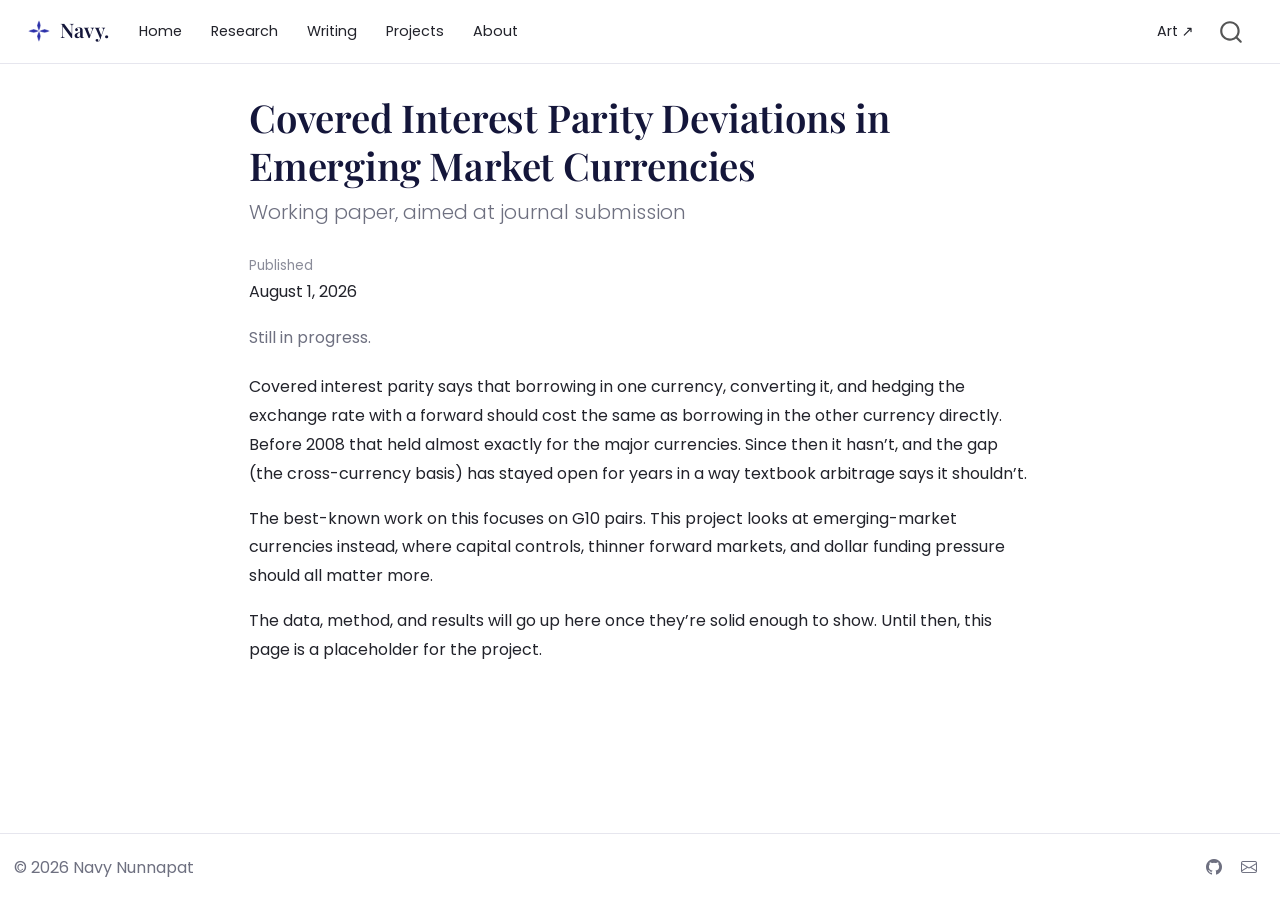
<file: docs/research/cip-em-deviations.html>
<!DOCTYPE html>
<html xmlns="http://www.w3.org/1999/xhtml" lang="en" xml:lang="en"><head>

<meta charset="utf-8">
<meta name="generator" content="quarto-1.11.9">

<meta name="viewport" content="width=device-width, initial-scale=1.0, user-scalable=yes">

<meta name="dcterms.date" content="2026-08-01">

<title>Covered Interest Parity Deviations in Emerging Market Currencies – Navy.</title>
<style>
/* Default styles provided by pandoc.
** See https://pandoc.org/MANUAL.html#variables-for-html for config info.
*/
span.smallcaps{font-variant: small-caps;}
div.columns{display: flex; gap: 1.5em;}
div.column{flex: auto;}
@media screen {
div.columns{gap: min(4vw, 1.5em);}
div.column{overflow-x: auto;}
}
div.hanging-indent{margin-left: 1.5em; text-indent: -1.5em;}
ul.task-list{list-style: none;}
ul.task-list li input[type="checkbox"] {
  width: 0.8em;
  margin: 0 0.8em 0.2em -1em; /* quarto-specific, see https://github.com/quarto-dev/quarto-cli/issues/4556 */ 
  vertical-align: middle;
}
</style>


<script src="../site_libs/quarto-nav/quarto-nav.js"></script>
<script src="../site_libs/clipboard/clipboard.min.js"></script>
<script src="../site_libs/quarto-search/autocomplete.umd.js"></script>
<script src="../site_libs/quarto-search/fuse.min.js"></script>
<script src="../site_libs/quarto-search/quarto-search.js"></script>
<meta name="quarto:offset" content="../">
<link href="../favicon-32.png" rel="icon" type="image/png">
<script src="../site_libs/quarto-html/quarto.js" type="module"></script>
<script src="../site_libs/quarto-html/tabsets/tabsets.js" type="module"></script>
<script src="../site_libs/quarto-html/scrollable-regions/scrollable-regions.js" type="module"></script>
<script src="../site_libs/quarto-html/popper.min.js"></script>
<script src="../site_libs/quarto-html/tippy.umd.min.js"></script>
<script src="../site_libs/quarto-html/anchor.min.js"></script>
<link href="../site_libs/quarto-html/tippy.css" rel="stylesheet">
<link href="../site_libs/quarto-html/quarto-syntax-highlighting-63b5708e65d6cd79cd7618c58d0c21e7.css" rel="stylesheet" id="quarto-text-highlighting-styles">
<script src="../site_libs/bootstrap/bootstrap.min.js"></script>
<link href="../site_libs/bootstrap/bootstrap-icons.css" rel="stylesheet">
<link href="../site_libs/bootstrap/bootstrap-e39182b0618e0a0363abaa62f7a72830.min.css" rel="stylesheet" append-hash="true" id="quarto-bootstrap" data-mode="light">
<script id="quarto-search-options" type="application/json">{
  "location": "navbar",
  "copy-button": false,
  "collapse-after": 3,
  "panel-placement": "end",
  "type": "overlay",
  "limit": 50,
  "keyboard-shortcut": [
    "f",
    "/",
    "s"
  ],
  "show-item-context": false,
  "language": {
    "search-no-results-text": "No results",
    "search-matching-documents-text": "matching documents",
    "search-copy-link-title": "Copy link to search",
    "search-hide-matches-text": "Hide additional matches",
    "search-more-match-text": "more match in this document",
    "search-more-matches-text": "more matches in this document",
    "search-clear-button-title": "Clear",
    "search-text-placeholder": "",
    "search-detached-cancel-button-title": "Cancel",
    "search-submit-button-title": "Submit",
    "search-label": "Search"
  }
}</script>
<link rel="apple-touch-icon" href="../apple-touch-icon.png">


<link rel="stylesheet" href="../styles.css">
</head>

<body class="nav-fixed fullcontent quarto-light"><a id="quarto-skip-link" class="visually-hidden-focusable" href="#quarto-document-content">Skip to main content</a>

<div id="quarto-search-results"></div>
  <header id="quarto-header" class="headroom fixed-top">
    <nav class="navbar navbar-expand-lg " data-bs-theme="dark" aria-label="Site">
      <div class="navbar-container container-fluid">
      <div class="navbar-brand-container mx-auto">
    <a href="../index.html" class="navbar-brand navbar-brand-logo">
    <img src="../logo.png" alt="" class="navbar-logo light-content">
    <img src="../logo.png" alt="" class="navbar-logo dark-content">
    </a>
    <a class="navbar-brand" href="../index.html">
    <span class="navbar-title">Navy.</span>
    </a>
  </div>
          <button class="navbar-toggler" type="button" data-bs-toggle="collapse" data-bs-target="#navbarCollapse" aria-controls="navbarCollapse" aria-expanded="false" aria-label="Toggle navigation" onclick="if (window.quartoToggleHeadroom) { window.quartoToggleHeadroom(); }">
  <span class="navbar-toggler-icon"></span>
</button>
          <div class="collapse navbar-collapse" id="navbarCollapse">
            <ul class="navbar-nav navbar-nav-scroll me-auto">
  <li class="nav-item">
    <a class="nav-link" href="../index.html"> 
<span class="menu-text">Home</span></a>
  </li>  
  <li class="nav-item">
    <a class="nav-link" href="../research/index.html"> 
<span class="menu-text">Research</span></a>
  </li>  
  <li class="nav-item">
    <a class="nav-link" href="../writing/index.html"> 
<span class="menu-text">Writing</span></a>
  </li>  
  <li class="nav-item">
    <a class="nav-link" href="../projects/index.html"> 
<span class="menu-text">Projects</span></a>
  </li>  
  <li class="nav-item">
    <a class="nav-link" href="../about.html"> 
<span class="menu-text">About</span></a>
  </li>  
</ul>
            <ul class="navbar-nav navbar-nav-scroll ms-auto">
  <li class="nav-item">
    <a class="nav-link" href="https://navybluecheese.github.io/art/"> 
<span class="menu-text">Art ↗</span></a>
  </li>  
</ul>
          </div> <!-- /navcollapse -->
            <div class="quarto-navbar-tools">
</div>
            <div id="quarto-search" class="" title="Search"></div>
      </div> <!-- /container-fluid -->
    </nav>
</header>
<!-- content -->
<div id="quarto-content" class="quarto-container page-columns page-rows-contents page-layout-article page-navbar">
<!-- sidebar -->
<!-- margin-sidebar -->
    
<!-- main -->
<main class="content" id="quarto-document-content" tabindex="-1">

<header id="title-block-header" class="quarto-title-block default">
<div class="quarto-title">
<h1 class="title">Covered Interest Parity Deviations in Emerging Market Currencies</h1>
<p class="subtitle lead">Working paper, aimed at journal submission</p>
</div>



<div class="quarto-title-meta">

    
    <div>
    <div class="quarto-title-meta-heading">Published</div>
    <div class="quarto-title-meta-contents">
      <p class="date">August 1, 2026</p>
    </div>
  </div>
  
    
  </div>
  


</header>


<div class="status">
<p>Still in progress.</p>
</div>
<p>Covered interest parity says that borrowing in one currency, converting it, and hedging the exchange rate with a forward should cost the same as borrowing in the other currency directly. Before 2008 that held almost exactly for the major currencies. Since then it hasn’t, and the gap (the cross-currency basis) has stayed open for years in a way textbook arbitrage says it shouldn’t.</p>
<p>The best-known work on this focuses on G10 pairs. This project looks at emerging-market currencies instead, where capital controls, thinner forward markets, and dollar funding pressure should all matter more.</p>
<p>The data, method, and results will go up here once they’re solid enough to show. Until then, this page is a placeholder for the project.</p>



</main> <!-- /main -->
<script id="quarto-html-after-body" type="application/javascript">
  window.document.addEventListener("DOMContentLoaded", function (event) {
    const icon = "";
    const anchorJS = new window.AnchorJS();
    anchorJS.options = {
      placement: 'right',
      icon: icon
    };
    anchorJS.add('.anchored');
    const isCodeAnnotation = (el) => {
      for (const clz of el.classList) {
        if (clz.startsWith('code-annotation-')) {                     
          return true;
        }
      }
      return false;
    }
    const onCopySuccess = function(e) {
      // button target
      const button = e.trigger;
      // don't keep focus
      button.blur();
      // flash "checked"
      button.classList.add('code-copy-button-checked');
      var currentTitle = button.getAttribute("title");
      button.setAttribute("title", "Copied!");
      let tooltip;
      if (window.bootstrap) {
        button.setAttribute("data-bs-toggle", "tooltip");
        button.setAttribute("data-bs-placement", "left");
        button.setAttribute("data-bs-title", "Copied!");
        tooltip = new bootstrap.Tooltip(button, 
          { trigger: "manual", 
            customClass: "code-copy-button-tooltip",
            offset: [0, -8]});
        tooltip.show();    
      }
      setTimeout(function() {
        if (tooltip) {
          tooltip.hide();
          button.removeAttribute("data-bs-title");
          button.removeAttribute("data-bs-toggle");
          button.removeAttribute("data-bs-placement");
        }
        button.setAttribute("title", currentTitle);
        button.classList.remove('code-copy-button-checked');
      }, 1000);
      // clear code selection
      e.clearSelection();
    }
    const getTextToCopy = function(trigger) {
      const outerScaffold = trigger.parentElement.cloneNode(true);
      const codeEl = outerScaffold.querySelector('code');
      for (const childEl of codeEl.children) {
        if (isCodeAnnotation(childEl)) {
          childEl.remove();
        }
      }
      return codeEl.innerText;
    }
    const clipboard = new window.ClipboardJS('.code-copy-button:not([data-in-quarto-modal])', {
      text: getTextToCopy
    });
    clipboard.on('success', onCopySuccess);
    if (window.document.getElementById('quarto-embedded-source-code-modal')) {
      const clipboardModal = new window.ClipboardJS('.code-copy-button[data-in-quarto-modal]', {
        text: getTextToCopy,
        container: window.document.getElementById('quarto-embedded-source-code-modal')
      });
      clipboardModal.on('success', onCopySuccess);
    }
      var localhostRegex = new RegExp(/^(?:http|https):\/\/localhost\:?[0-9]*\//);
      var mailtoRegex = new RegExp(/^mailto:/);
        var filterRegex = new RegExp("https:\/\/navybluecheese\.github\.io");
      var isInternal = (href) => {
          return filterRegex.test(href) || localhostRegex.test(href) || mailtoRegex.test(href);
      }
      // Inspect non-navigation links and adorn them if external
      window.quartoDecorateExternalLinks = function (root) {
     var links = (root || window.document).querySelectorAll('a[href]:not(.nav-link):not(.navbar-brand):not(.toc-action):not(.sidebar-link):not(.sidebar-item-toggle):not(.pagination-link):not(.no-external):not([aria-hidden]):not(.dropdown-item):not(.quarto-navigation-tool):not(.about-link)');
      for (var i=0; i<links.length; i++) {
        const link = links[i];
        if (!isInternal(link.href)) {
          // undo the damage that might have been done by quarto-nav.js in the case of
          // links that we want to consider external
          if (link.dataset.originalHref !== undefined) {
            link.href = link.dataset.originalHref;
          }
          if (!link.classList.contains('no-external-icon')) {
          }
        }
      }
      };
      window.quartoDecorateExternalLinks(window.document);
    // Esc closes the popup (WCAG 1.4.13) and focus leaving both trigger and
    // popup closes it (WCAG 2.4.11); tippy handles neither for interactive popups.
    const hideOnEscAndFocusOut = {
      name: 'hideOnEscAndFocusOut',
      defaultValue: true,
      fn(instance) {
        const dismiss = () => {
          // A show scheduled by the trigger delay would otherwise reopen it
          instance.clearDelayTimeouts();
          instance.hide();
        };
        const onKeyDown = (event) => {
          if (event.key !== 'Escape') {
            return;
          }
          // Keep Esc from also reaching page handlers (e.g. reveal.js overview),
          // except an open reveal.js slide menu, which Esc should close too.
          // The menu handles keys only when its keyboard option is on.
          const menuHandlesEsc = window.Reveal?.getPlugin?.('menu')?.isOpen() &&
            window.Reveal.getConfig().menu?.keyboard !== false;
          if (!menuHandlesEsc) {
            event.stopPropagation();
          }
          if (instance.popper.contains(window.document.activeElement)) {
            // Disabled while refocusing so the focus trigger does not reopen it
            instance.disable();
            instance.reference.focus();
            instance.enable();
          }
          dismiss();
        };
        const onFocusOut = (event) => {
          const target = event.relatedTarget;
          if (target && !instance.reference.contains(target) &&
              !instance.popper.contains(target)) {
            dismiss();
          }
        };
        // On the trigger too: a click trigger (code-annotations: select) has no
        // blur handling. Attached for the instance's lifetime so leaving the
        // trigger also cancels a show still pending on the trigger delay.
        instance.reference.addEventListener('focusout', onFocusOut);
        return {
          onShow() {
            window.document.addEventListener('keydown', onKeyDown, true);
            instance.popper.addEventListener('focusout', onFocusOut);
          },
          onHide() {
            window.document.removeEventListener('keydown', onKeyDown, true);
            instance.popper.removeEventListener('focusout', onFocusOut);
          },
          onDestroy() {
            instance.reference.removeEventListener('focusout', onFocusOut);
          },
        };
      },
    };
    function tippyHover(el, contentFn, onTriggerFn, onUntriggerFn) {
      const config = {
        allowHTML: true,
        maxWidth: 500,
        delay: 100,
        arrow: false,
        appendTo: function(el) {
            return el.parentElement;
        },
        interactive: true,
        interactiveBorder: 10,
        theme: 'quarto',
        placement: 'bottom-start',
        plugins: [hideOnEscAndFocusOut],
      };
      if (contentFn) {
        config.content = contentFn;
      }
      if (onTriggerFn) {
        config.onTrigger = onTriggerFn;
      }
      if (onUntriggerFn) {
        config.onUntrigger = onUntriggerFn;
      }
      window.tippy(el, config); 
    }
    const noterefs = window.document.querySelectorAll('a[role="doc-noteref"]');
    for (var i=0; i<noterefs.length; i++) {
      const ref = noterefs[i];
      tippyHover(ref, function() {
        // use id or data attribute instead here
        let href = ref.getAttribute('data-footnote-href') || ref.getAttribute('href');
        try { href = new URL(href).hash; } catch {}
        const id = href.replace(/^#\/?/, "");
        const note = window.document.getElementById(id);
        if (note) {
          return note.innerHTML;
        } else {
          return "";
        }
      });
    }
    const xrefs = window.document.querySelectorAll('a.quarto-xref');
    const processXRef = (id, note) => {
      // Strip column container classes
      const stripColumnClz = (el) => {
        el.classList.remove("page-full", "page-columns");
        if (el.children) {
          for (const child of el.children) {
            stripColumnClz(child);
          }
        }
      }
      stripColumnClz(note)
      if (id === null || id.startsWith('sec-')) {
        // Special case sections, only their first couple elements
        const container = document.createElement("div");
        if (note.children && note.children.length > 2) {
          container.appendChild(note.children[0].cloneNode(true));
          for (let i = 1; i < note.children.length; i++) {
            const child = note.children[i];
            if (child.tagName === "P" && child.innerText === "") {
              continue;
            } else {
              container.appendChild(child.cloneNode(true));
              break;
            }
          }
          if (window.Quarto?.typesetMath) {
            window.Quarto.typesetMath(container);
          }
          return container.innerHTML
        } else {
          if (window.Quarto?.typesetMath) {
            window.Quarto.typesetMath(note);
          }
          return note.innerHTML;
        }
      } else {
        // Remove any anchor links if they are present
        const anchorLink = note.querySelector('a.anchorjs-link');
        if (anchorLink) {
          anchorLink.remove();
        }
        if (window.Quarto?.typesetMath) {
          window.Quarto.typesetMath(note);
        }
        if (note.classList.contains("callout")) {
          return note.outerHTML;
        } else {
          return note.innerHTML;
        }
      }
    }
    for (var i=0; i<xrefs.length; i++) {
      const xref = xrefs[i];
      tippyHover(xref, undefined, function(instance) {
        instance.disable();
        let url = xref.getAttribute('href');
        let hash = undefined; 
        if (url.startsWith('#')) {
          hash = url;
        } else {
          try { hash = new URL(url).hash; } catch {}
        }
        if (hash) {
          const id = hash.replace(/^#\/?/, "");
          const note = window.document.getElementById(id);
          if (note !== null) {
            try {
              const html = processXRef(id, note.cloneNode(true));
              instance.setContent(html);
            } finally {
              instance.enable();
              instance.show();
            }
          } else {
            // See if we can fetch this
            fetch(url.split('#')[0])
            .then(res => res.text())
            .then(html => {
              const parser = new DOMParser();
              const htmlDoc = parser.parseFromString(html, "text/html");
              const note = htmlDoc.getElementById(id);
              if (note !== null) {
                const html = processXRef(id, note);
                instance.setContent(html);
              } 
            }).finally(() => {
              instance.enable();
              instance.show();
            });
          }
        } else {
          // See if we can fetch a full url (with no hash to target)
          // This is a special case and we should probably do some content thinning / targeting
          fetch(url)
          .then(res => res.text())
          .then(html => {
            const parser = new DOMParser();
            const htmlDoc = parser.parseFromString(html, "text/html");
            const note = htmlDoc.querySelector('main.content');
            if (note !== null) {
              // This should only happen for chapter cross references
              // (since there is no id in the URL)
              // remove the first header
              if (note.children.length > 0 && note.children[0].tagName === "HEADER") {
                note.children[0].remove();
              }
              const html = processXRef(null, note);
              instance.setContent(html);
            } 
          }).finally(() => {
            instance.enable();
            instance.show();
          });
        }
      }, function(instance) {
      });
    }
        let selectedAnnoteEl;
        const selectorForAnnotation = ( cell, annotation) => {
          let cellAttr = 'data-code-cell="' + cell + '"';
          let lineAttr = 'data-code-annotation="' +  annotation + '"';
          const selector = 'span[' + cellAttr + '][' + lineAttr + ']';
          return selector;
        }
        const selectCodeLines = (annoteEl) => {
          const doc = window.document;
          const targetCell = annoteEl.getAttribute("data-target-cell");
          const targetAnnotation = annoteEl.getAttribute("data-target-annotation");
          const annoteSpan = window.document.querySelector(selectorForAnnotation(targetCell, targetAnnotation));
          const lines = annoteSpan.getAttribute("data-code-lines").split(",");
          const lineIds = lines.map((line) => {
            return targetCell + "-" + line;
          })
          // Each band is positioned against its own containing block, which is
          // not the offsetParent of the lines, so place it from client rects.
          const placeBand = (band, firstEl, lastEl, codeBlock) => {
            const container = band.offsetParent;
            if (container === null) {
              return;
            }
            const containerRect = container.getBoundingClientRect();
            // Reveal.js scales slides with a transform, so convert client
            // pixels back to the CSS pixels of the container.
            const scale = containerRect.height / container.offsetHeight || 1;
            const firstRect = firstEl.getBoundingClientRect();
            const lastRect = lastEl.getBoundingClientRect();
            const top = (firstRect.top - containerRect.top) / scale - container.clientTop + container.scrollTop;
            const height = (lastRect.bottom - firstRect.top) / scale;
            band.style.top = top - 2 + "px";
            band.style.height = height + 4 + "px";
            if (codeBlock) {
              // Without the copy button wrapper, the containing block is wider
              // than the code block, so span the code block explicitly.
              const blockRect = codeBlock.getBoundingClientRect();
              band.style.left = (blockRect.left - containerRect.left) / scale - container.clientLeft + container.scrollLeft + "px";
              band.style.width = blockRect.width / scale + "px";
            }
          };
          if (lineIds.length > 0) {
            const el = window.document.getElementById(lineIds[0]);
            const lastEl = window.document.getElementById(lineIds[lineIds.length - 1]);
            const parent = el.parentElement.parentElement;
            // cook up a div (if necessary) and position it
            let div = window.document.getElementById("code-annotation-line-highlight");
            if (div === null) {
              div = window.document.createElement("div");
              div.setAttribute("id", "code-annotation-line-highlight");
              div.style.position = 'absolute';
              parent.appendChild(div);
            }
            placeBand(div, el, lastEl, parent.closest("div.sourceCode") || parent);
            let gutterDiv = window.document.getElementById("code-annotation-line-highlight-gutter");
            if (gutterDiv === null) {
              gutterDiv = window.document.createElement("div");
              gutterDiv.setAttribute("id", "code-annotation-line-highlight-gutter");
              gutterDiv.style.position = 'absolute';
              const codeCell = window.document.getElementById(targetCell);
              const gutter = codeCell.querySelector('.code-annotation-gutter');
              gutter.appendChild(gutterDiv);
            }
            placeBand(gutterDiv, el, lastEl);
            selectedAnnoteEl = annoteEl;
          }
        };
        const unselectCodeLines = () => {
          const elementsIds = ["code-annotation-line-highlight", "code-annotation-line-highlight-gutter"];
          elementsIds.forEach((elId) => {
            const div = window.document.getElementById(elId);
            if (div) {
              div.remove();
            }
          });
          selectedAnnoteEl = undefined;
        };
          // Handle positioning of the toggle
      window.addEventListener(
        "resize",
        throttle(() => {
          elRect = undefined;
          if (selectedAnnoteEl) {
            selectCodeLines(selectedAnnoteEl);
          }
        }, 10)
      );
      function throttle(fn, ms) {
      let throttle = false;
      let timer;
        return (...args) => {
          if(!throttle) { // first call gets through
              fn.apply(this, args);
              throttle = true;
          } else { // all the others get throttled
              if(timer) clearTimeout(timer); // cancel #2
              timer = setTimeout(() => {
                fn.apply(this, args);
                timer = throttle = false;
              }, ms);
          }
        };
      }
        // Attach click handler to the DT
        const annoteDls = window.document.querySelectorAll('dt[data-target-cell]');
        for (const annoteDlNode of annoteDls) {
          annoteDlNode.addEventListener('click', (event) => {
            const clickedEl = event.target;
            if (clickedEl !== selectedAnnoteEl) {
              unselectCodeLines();
              const activeEl = window.document.querySelector('dt[data-target-cell].code-annotation-active');
              if (activeEl) {
                activeEl.classList.remove('code-annotation-active');
              }
              selectCodeLines(clickedEl);
              clickedEl.classList.add('code-annotation-active');
            } else {
              // Unselect the line
              unselectCodeLines();
              clickedEl.classList.remove('code-annotation-active');
            }
          });
        }
    const findCites = (el) => {
      const parentEl = el.parentElement;
      if (parentEl) {
        const cites = parentEl.dataset.cites;
        if (cites) {
          return {
            el,
            cites: cites.split(' ')
          };
        } else {
          return findCites(el.parentElement)
        }
      } else {
        return undefined;
      }
    };
    var bibliorefs = window.document.querySelectorAll('a[role="doc-biblioref"]');
    for (var i=0; i<bibliorefs.length; i++) {
      const ref = bibliorefs[i];
      const citeInfo = findCites(ref);
      if (citeInfo) {
        tippyHover(citeInfo.el, function() {
          var popup = window.document.createElement('div');
          citeInfo.cites.forEach(function(cite) {
            var citeDiv = window.document.createElement('div');
            citeDiv.classList.add('hanging-indent');
            citeDiv.classList.add('csl-entry');
            var biblioDiv = window.document.getElementById('ref-' + cite);
            if (biblioDiv) {
              citeDiv.innerHTML = biblioDiv.innerHTML;
            }
            popup.appendChild(citeDiv);
          });
          return popup.innerHTML;
        });
      }
    }
  });
  </script>
  <script type="application/javascript">
  window.quartoScrollableRegionsLabels = {"code":"Scrollable code","output":"Scrollable output"};
  </script>
</div> <!-- /content -->
<footer class="footer">
  <div class="nav-footer">
    <div class="nav-footer-left">
<p>© 2026 Navy Nunnapat</p>
</div>   
    <div class="nav-footer-center">
      &nbsp;
    </div>
    <div class="nav-footer-right">
      <ul class="footer-items list-unstyled">
    <li class="nav-item compact">
    <a class="nav-link" href="https://github.com/NavyBlueCheese">
      <i class="bi bi-github" role="img">
</i> 
    </a>
  </li>  
    <li class="nav-item compact">
    <a class="nav-link" href="mailto:navy.nunnapat@gmail.com">
      <i class="bi bi-envelope" role="img">
</i> 
    </a>
  </li>  
</ul>
    </div>
  </div>
</footer>




</body></html>
</file>
<file: docs/site_libs/quarto-html/tippy.css>
.tippy-box[data-animation=fade][data-state=hidden]{opacity:0}[data-tippy-root]{max-width:calc(100vw - 10px)}.tippy-box{position:relative;background-color:#333;color:#fff;border-radius:4px;font-size:14px;line-height:1.4;white-space:normal;outline:0;transition-property:transform,visibility,opacity}.tippy-box[data-placement^=top]>.tippy-arrow{bottom:0}.tippy-box[data-placement^=top]>.tippy-arrow:before{bottom:-7px;left:0;border-width:8px 8px 0;border-top-color:initial;transform-origin:center top}.tippy-box[data-placement^=bottom]>.tippy-arrow{top:0}.tippy-box[data-placement^=bottom]>.tippy-arrow:before{top:-7px;left:0;border-width:0 8px 8px;border-bottom-color:initial;transform-origin:center bottom}.tippy-box[data-placement^=left]>.tippy-arrow{right:0}.tippy-box[data-placement^=left]>.tippy-arrow:before{border-width:8px 0 8px 8px;border-left-color:initial;right:-7px;transform-origin:center left}.tippy-box[data-placement^=right]>.tippy-arrow{left:0}.tippy-box[data-placement^=right]>.tippy-arrow:before{left:-7px;border-width:8px 8px 8px 0;border-right-color:initial;transform-origin:center right}.tippy-box[data-inertia][data-state=visible]{transition-timing-function:cubic-bezier(.54,1.5,.38,1.11)}.tippy-arrow{width:16px;height:16px;color:#333}.tippy-arrow:before{content:"";position:absolute;border-color:transparent;border-style:solid}.tippy-content{position:relative;padding:5px 9px;z-index:1}
</file>
<file: docs/site_libs/quarto-html/quarto-syntax-highlighting-63b5708e65d6cd79cd7618c58d0c21e7.css>
/* quarto syntax highlight colors */
:root {
  --quarto-hl-ot-color: #003B4F;
  --quarto-hl-at-color: #657422;
  --quarto-hl-ss-color: #20794D;
  --quarto-hl-an-color: #5E5E5E;
  --quarto-hl-fu-color: #4758AB;
  --quarto-hl-st-color: #20794D;
  --quarto-hl-cf-color: #003B4F;
  --quarto-hl-op-color: #5E5E5E;
  --quarto-hl-er-color: #AD0000;
  --quarto-hl-bn-color: #AD0000;
  --quarto-hl-al-color: #AD0000;
  --quarto-hl-va-color: #111111;
  --quarto-hl-bu-color: inherit;
  --quarto-hl-ex-color: inherit;
  --quarto-hl-pp-color: #AD0000;
  --quarto-hl-in-color: #5E5E5E;
  --quarto-hl-vs-color: #20794D;
  --quarto-hl-wa-color: #5E5E5E;
  --quarto-hl-do-color: #5E5E5E;
  --quarto-hl-im-color: #00769E;
  --quarto-hl-ch-color: #20794D;
  --quarto-hl-dt-color: #AD0000;
  --quarto-hl-fl-color: #AD0000;
  --quarto-hl-co-color: #5E5E5E;
  --quarto-hl-cv-color: #5E5E5E;
  --quarto-hl-cn-color: #8f5902;
  --quarto-hl-sc-color: #5E5E5E;
  --quarto-hl-dv-color: #AD0000;
  --quarto-hl-kw-color: #003B4F;
}

/* other quarto variables */
:root {
  --quarto-font-monospace: SFMono-Regular, Menlo, Monaco, Consolas, "Liberation Mono", "Courier New", monospace;
}

/* syntax highlight based on Pandoc's rules */
pre > code.sourceCode > span {
  color: #003B4F;
}

code.sourceCode > span {
  color: #003B4F;
}

div.sourceCode,
div.sourceCode pre.sourceCode {
  color: #003B4F;
}

/* Normal */
code span {
  color: #003B4F;
}

/* Alert */
code span.al {
  color: #AD0000;
  font-style: inherit;
}

/* Annotation */
code span.an {
  color: #5E5E5E;
  font-style: inherit;
}

/* Attribute */
code span.at {
  color: #657422;
  font-style: inherit;
}

/* BaseN */
code span.bn {
  color: #AD0000;
  font-style: inherit;
}

/* BuiltIn */
code span.bu {
  font-style: inherit;
}

/* ControlFlow */
code span.cf {
  color: #003B4F;
  font-weight: bold;
  font-style: inherit;
}

/* Char */
code span.ch {
  color: #20794D;
  font-style: inherit;
}

/* Constant */
code span.cn {
  color: #8f5902;
  font-style: inherit;
}

/* Comment */
code span.co {
  color: #5E5E5E;
  font-style: inherit;
}

/* CommentVar */
code span.cv {
  color: #5E5E5E;
  font-style: italic;
}

/* Documentation */
code span.do {
  color: #5E5E5E;
  font-style: italic;
}

/* DataType */
code span.dt {
  color: #AD0000;
  font-style: inherit;
}

/* DecVal */
code span.dv {
  color: #AD0000;
  font-style: inherit;
}

/* Error */
code span.er {
  color: #AD0000;
  font-style: inherit;
}

/* Extension */
code span.ex {
  font-style: inherit;
}

/* Float */
code span.fl {
  color: #AD0000;
  font-style: inherit;
}

/* Function */
code span.fu {
  color: #4758AB;
  font-style: inherit;
}

/* Import */
code span.im {
  color: #00769E;
  font-style: inherit;
}

/* Information */
code span.in {
  color: #5E5E5E;
  font-style: inherit;
}

/* Keyword */
code span.kw {
  color: #003B4F;
  font-weight: bold;
  font-style: inherit;
}

/* Operator */
code span.op {
  color: #5E5E5E;
  font-style: inherit;
}

/* Other */
code span.ot {
  color: #003B4F;
  font-style: inherit;
}

/* Preprocessor */
code span.pp {
  color: #AD0000;
  font-style: inherit;
}

/* SpecialChar */
code span.sc {
  color: #5E5E5E;
  font-style: inherit;
}

/* SpecialString */
code span.ss {
  color: #20794D;
  font-style: inherit;
}

/* String */
code span.st {
  color: #20794D;
  font-style: inherit;
}

/* Variable */
code span.va {
  color: #111111;
  font-style: inherit;
}

/* VerbatimString */
code span.vs {
  color: #20794D;
  font-style: inherit;
}

/* Warning */
code span.wa {
  color: #5E5E5E;
  font-style: italic;
}

.prevent-inlining {
  content: "</";
}

/*# sourceMappingURL=054cc16b9e9817627be6994582d2ffb5.css.map */
</file>
<file: docs/styles.css>
/* ============================================================
   Typography
   Poppins for body text, Playfair Display for headings.
   ============================================================ */

@import url('https://fonts.googleapis.com/css2?family=Playfair+Display:ital,wght@0,500;0,600;0,700;1,500;1,600&family=Poppins:ital,wght@0,300;0,400;0,500;0,600;1,400&display=swap');

:root {
  --font-body: "Poppins", system-ui, -apple-system, "Segoe UI", sans-serif;
  --font-head: "Playfair Display", Georgia, "Times New Roman", serif;
  --font-serif: var(--font-head);
  --font-mono: var(--font-body);

  --color-bg:      #ffffff;
  --color-text:    #22232b;
  --color-muted:   #6e7080;
  --color-rule:    #e6e6ee;
  --color-navy:    #2b30a9;   /* royal blue from the diamond-flower mark */
  --color-ink:     #14163a;   /* headings */
  --color-navy-soft: #f2f3fc;

  --measure: 780px;
}

html {
  background: var(--color-bg);
}

body {
  font-family: var(--font-body);
  font-weight: 400;
  color: var(--color-text);
  background: var(--color-bg);
  font-size: 16px;
  line-height: 1.8;
  -webkit-font-smoothing: antialiased;
}

h1, h2, h3, h4, .navbar-title, .quarto-title .title {
  font-family: var(--font-head);
  font-weight: 600;
  letter-spacing: -0.005em;
  line-height: 1.25;
  color: var(--color-ink);
}

h1 { font-size: 2.4rem;  margin-top: 0.2em; }
h2 { font-size: 1.6rem; margin-top: 2.4em; border-top: 1px solid var(--color-rule); border-bottom: none !important; padding-top: 0.9em; }
h3 { font-size: 1.25rem; margin-top: 1.8em; }

p, li { font-size: 1rem; }
strong { font-weight: 600; }

a          { color: var(--color-navy); text-decoration: none; border-bottom: 1px solid transparent; }
a:hover    { border-bottom-color: var(--color-navy); }

code, pre  { font-family: ui-monospace, "SFMono-Regular", Consolas, monospace; font-size: 0.86em; }
pre        { background: #f6f5f2; border: 1px solid var(--color-rule); border-radius: 2px; padding: 0.9em 1em; }

blockquote {
  border-left: 2px solid var(--color-navy);
  margin-left: 0;
  padding-left: 1.1em;
  color: var(--color-muted);
}

hr, .rule {
  border: none;
  border-top: 1px solid var(--color-rule);
  margin: 2.2em 0;
}

/* ============================================================
   Navbar — quiet, no shadow, hairline bottom rule
   ============================================================ */

.navbar {
  background: var(--color-bg) !important;
  border-bottom: 1px solid var(--color-rule);
  box-shadow: none !important;
  font-family: var(--font-body);
}

.navbar-title {
  font-weight: 600;
  font-size: 1.25rem;
  letter-spacing: 0.01em;
}
.navbar-brand .navbar-logo { max-height: 22px; margin-right: 2px; }

.navbar-nav .nav-link {
  color: var(--color-text) !important;
  font-size: 0.9rem;
  font-weight: 400;
  padding: 0.4rem 0.9rem !important;
}

.navbar-nav .nav-link:hover,
.navbar-nav .nav-link.active {
  color: var(--color-navy) !important;
}

/* the outbound "Creative Work" link reads slightly differently —
   it's leaving the site, not part of it */
.navbar #quarto-navbar-collapse .navbar-nav.ms-auto .nav-link {
  color: var(--color-muted) !important;
}

/* ============================================================
   Footer
   ============================================================ */

.nav-footer {
  border-top: 1px solid var(--color-rule);
  font-family: var(--font-body);
  font-size: 0.85rem;
  color: var(--color-muted);
  padding-top: 1.2em;
}

.nav-footer a { color: var(--color-muted); }
.nav-footer a:hover { color: var(--color-navy); }

/* ============================================================
   Home page hero
   ============================================================ */

.hero {
  padding: 1.5em 0 0.5em 0;
}

.hero .eyebrow {
  font-family: var(--font-mono);
  font-size: 0.78rem;
  letter-spacing: 0.08em;
  text-transform: uppercase;
  color: var(--color-navy);
}

.hero h1 {
  margin-top: 0.3em;
  font-size: clamp(2.8rem, 6vw, 4.2rem);
  font-weight: 600;
  letter-spacing: -0.02em;
  margin-bottom: 0.45em;
}
.hero h1 em { font-style: italic; color: var(--color-navy); }

.hero p.lede {
  font-size: 1.06rem;
  font-weight: 300;
  color: var(--color-text);
  max-width: 640px;
}

/* ============================================================
   Section index cards (Research / Writing / Projects landing rows)
   Kept as a plain list, not boxes — a broadsheet table-of-contents
   feel rather than "card grid" default.
   ============================================================ */

.quarto-listing .quarto-post,
.quarto-grid-item {
  border-bottom: 1px solid var(--color-rule);
  padding: 1.2em 0;
}

.listing-date {
  white-space: nowrap;
  font-family: var(--font-mono);
  font-size: 0.8rem;
  color: var(--color-muted);
}

.quarto-title-banner { display: none; }

.quarto-title-meta-heading { font-family: var(--font-mono); font-size: 0.75rem; }

/* status / category tag pills — flat, not rounded-badge-default */
.quarto-listing-category,
.listing-categories .listing-category,
.category {
  font-family: var(--font-mono);
  font-size: 0.72rem;
  color: var(--color-navy);
  background: var(--color-navy-soft);
  border-radius: 2px;
  padding: 0.15em 0.5em;
  text-transform: uppercase;
  letter-spacing: 0.03em;
}

/* status labels used on project/research cards, e.g. "in progress" */
.status {
  font-size: 0.9rem;
  color: var(--color-muted);
  margin-bottom: 1.4em;
}
.status p { margin: 0; }

/* External-link callout box, e.g. on About page pointing to the creative-work site */
.outbound-box {
  border: 1px solid var(--color-rule);
  background: var(--color-navy-soft);
  padding: 1.4em 1.6em;
  margin: 1.6em 0;
  border-radius: 2px;
}

.outbound-box a { font-weight: 600; }

@media (max-width: 640px) {
  body { font-size: 16.5px; }
}

/* callouts (e.g. the "Update" note) in the site's navy rather than Bootstrap blue */
.callout.callout-style-simple.callout-note,
.callout.callout-note { border-left-color: var(--color-navy) !important; }
.callout-note .callout-icon::before { filter: grayscale(1) brightness(0.45); }

/* "Download CV" button on the home page */
a.cv-button {
  display: inline-block;
  margin-top: 0.6em;
  padding: 0.75em 1.7em;
  border: 1px solid var(--color-navy);
  color: var(--color-navy);
  text-decoration: none;
  font-size: 0.82rem;
  font-weight: 500;
  letter-spacing: 0.12em;
  text-transform: uppercase;
  border-radius: 999px;
  transition: background .15s, color .15s;
}
a.cv-button:hover, a.cv-button:focus-visible {
  background: var(--color-navy);
  color: #fff;
}

/* status line: keep links in normal case */
.quarto-title .subtitle, p.subtitle { font-weight: 300; color: var(--color-muted); }
#TOC, nav#TOC { font-size: 0.85rem; }
.quarto-title-meta-heading { text-transform: none !important; letter-spacing: 0 !important; font-size: 0.85rem !important; color: var(--color-muted); }

/* plain text link next to the CV button */
a.about-link {
  display: inline-block;
  margin-left: 1.4em;
  font-size: 0.92rem;
  color: var(--color-navy);
  text-decoration: none;
  border-bottom: 1px solid transparent;
  transition: border-color .15s;
}
a.about-link:hover, a.about-link:focus-visible { border-bottom-color: var(--color-navy); }
</file>
